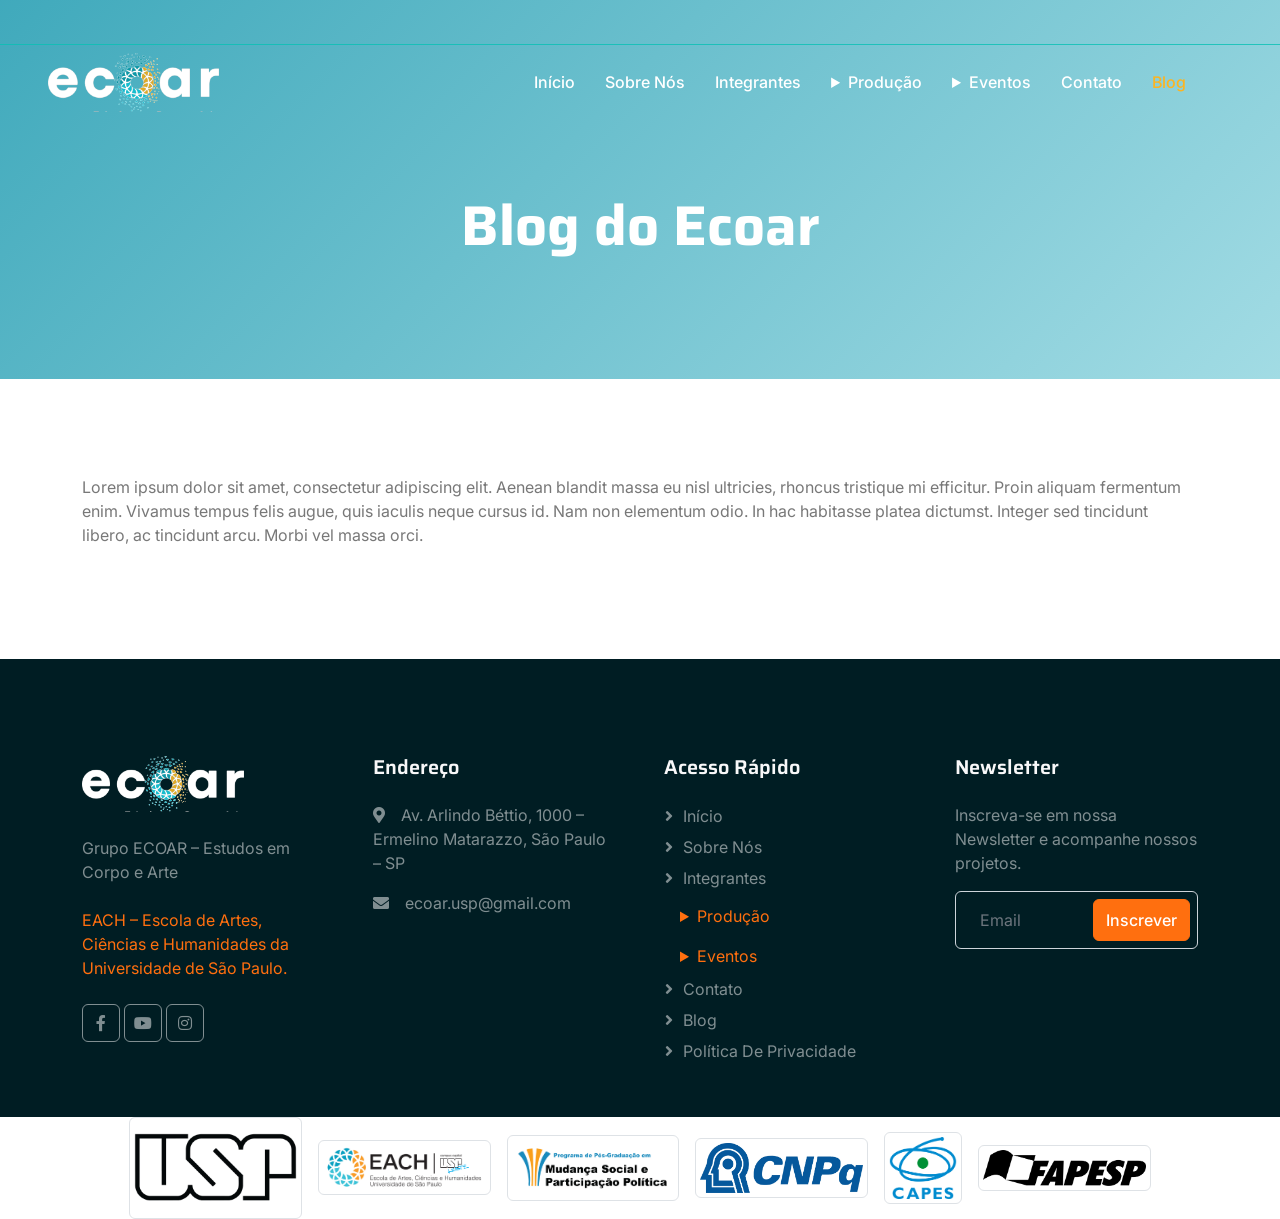
<file: ProjetoUsp - Alunos/public/blog.html>
<!DOCTYPE html>
<html lang="pt-br">

<head>
    <meta charset="utf-8">
    <title>Blog do Ecoar - USP</title>
    <meta content="width=device-width, initial-scale=1.0" name="viewport">
<meta name="keywords" content="Ecoar USP, pesquisa qualitativa crítica, pesquisas radicalmente qualitativas, pesquisa baseada em artes, epistemologias artísticas, metodologias participativas, metodologias artísticas, pesquisa acadêmica crítica, ProMuSPP, EACH USP, Marilia Velardi, artes e ciências, pesquisa coletiva, epistemologias não hegemônicas">
<meta name="description" content="O Ecoar é um grupo de pesquisa da USP dedicado às pesquisas qualitativas críticas e às investigações baseadas em artes. Trabalha com epistemologias artísticas, metodologias participativas e perspectivas que questionam saberes hegemônicos, integrando arte, corpo e pesquisa para produzir conhecimento situado e transformador.">

    <!-- Favicon -->
    <link href="img/logousp.webp" rel="icon">

    <!-- Google Web Fonts -->
    <link rel="preconnect" href="https://fonts.googleapis.com">
    <link rel="preconnect" href="https://fonts.gstatic.com" crossorigin>
    <link
        href="https://fonts.googleapis.com/css2?family=Inter:wght@400;500;600&family=Saira:wght@500;600;700&display=swap"
        rel="stylesheet">

    <!-- Icones -->
    <link href="https://cdnjs.cloudflare.com/ajax/libs/font-awesome/5.10.0/css/all.min.css" rel="stylesheet">
    <link href="https://cdn.jsdelivr.net/npm/bootstrap-icons@1.4.1/font/bootstrap-icons.css" rel="stylesheet">

    <!-- Bibliotecas css e bootstrap -->
    <link href="lib/animate/animate.min.css" rel="stylesheet">
    <link href="lib/owlcarousel/assets/owl.carousel.min.css" rel="stylesheet">
    <link href="css/bootstrap.min.css" rel="stylesheet">
    <link href="css/style.css" rel="stylesheet">
</head>

<body>
    <!-- Animacao de carregamento -->
    <div id="spinner"
        class="show bg-white position-fixed translate-middle w-100 vh-100 top-50 start-50 d-flex align-items-center justify-content-center">
        <div class="spinner-grow text-primary" role="status"></div>
    </div>


    <!-- Navbar -->
    <div class="container-fluid fixed-top px-0 wow fadeIn" data-wow-delay="0.1s">
        <div class="top-bar text-white-50 row gx-0 align-items-center d-none d-lg-flex">
        </div>

        <nav class="navbar navbar-expand-lg navbar-dark py-lg-0 px-lg-5 wow fadeIn flex-nowrap" data-wow-delay="0.1s">
    
    <a href="index.html" class="navbar-brand ms-4 ms-lg-0">
        <img src="./img/LogoECOAR.png" class="img-fluid" style="max-height: 60px;" alt="Logo do Ecoar">
    </a>

    <button type="button" class="navbar-toggler me-4" data-bs-toggle="collapse"
        data-bs-target="#navbarCollapse">
        <span class="navbar-toggler-icon"></span>
    </button>

    <div class="collapse navbar-collapse" id="navbarCollapse">
        <div class="navbar-nav ms-auto p-4 p-lg-0">

            <a href="index.html" class="nav-item nav-link ">Início</a>
            <a href="sobrenos.html" class="nav-item nav-link">Sobre Nós</a>
            <a href="integrantes.html" class="nav-item nav-link">Integrantes</a>

            <details class="nav-item nav-link">
                <summary>Produção</summary>
                <ul>
                    <li><a href="pesquisas.html">Pesquisas</a></li>
                    <li><a href="textos.html">Textos</a></li>
                </ul>
            </details>

            <details class="nav-item nav-link">
                <summary>Eventos</summary>
                <ul>
                    <li><a href="EcoarConVIDA.html">Ecoar ConVIDA</a></li>
                    <li><a href="PrimeiraColoquiAEcoar.html">Primeira ColóquiA Ecoar</a></li>
                    <li><a href="SegundaColoquiAEcoar.html">Segunda ColóquiA Ecoar</a></li>
                </ul>
            </details>

            <a href="contato.html" class="nav-item nav-link">Contato</a>
            <a href="blog.html" class="nav-item nav-link active">Blog</a>

            <div id="google_translate_element" class="d-flex align-items-center ms-3"></div>

        </div>
    </div>

</nav>

    </div>
    <!-- Navbar fim -->


       <!-- exemplo Header opcional -->
    <div class="container-fluid page-header mb-5 wow fadeIn" data-wow-delay="0.1s">
        <div class="container text-center">
            <h1 class="display-4 text-white animated slideInDown mb-4">Blog do Ecoar</h1>
        </div>
    </div>

    <!-- aqui vcs vao colocar o conteudo q o pessoal da usp passou -->

    <div class="container-xxl py-5">
        <div class="container">
<!-- lembtando q tem q ser fotos e textos-->

<!-- apaguem dps e so demonstrativo -->

 <p>Lorem ipsum dolor sit amet, consectetur adipiscing elit. Aenean blandit massa eu nisl ultricies, rhoncus tristique mi efficitur. Proin aliquam fermentum enim. Vivamus tempus felis augue, quis iaculis neque cursus id. Nam non elementum odio. In hac habitasse platea dictumst. Integer sed tincidunt libero, ac tincidunt arcu. Morbi vel massa orci. </p>


</div>
    </div>


    <!-- Comeco do Footer -->

    <!-- vlibras -->
     <div vw class="enabled">
    <div vw-access-button class="active"></div>
    <div vw-plugin-wrapper>
      <div class="vw-plugin-top-wrapper"></div>
    </div>
  </div>
  <script src="https://vlibras.gov.br/app/vlibras-plugin.js"></script>
  <script>
    new window.VLibras.Widget('https://vlibras.gov.br/app');
  </script>


    <!-- conteudo -->
    <div class="container-fluid bg-dark text-white-50 footer mt-5 pt-5 wow fadeIn" data-wow-delay="0.1s">
        <div class="container py-5">
            <div class="row g-5">
                <div class="col-lg-3 col-md-6">
<div class="col-md-8 text-center">
  <img src="./img/LogoECOAR.png" class="img-fluid" alt="Logo do Ecoar">
</div>
                    <p><br>Grupo ECOAR – Estudos em Corpo e Arte <br><br>
<a href="https://www5.each.usp.br">EACH – Escola de Artes, Ciências e Humanidades da Universidade de São Paulo.</a></p>

<!-- redes sociais do projeto -->
                    <div class="d-flex pt-2">
                        <a class="btn btn-square me-1" href="https://www.facebook.com/pesquisaqualiemcena"><i class="fab fa-facebook-f"></i></a>
                        <a class="btn btn-square me-1" href="https://www.youtube.com/@ecoarusp5628"><i class="fab fa-youtube"></i></a>
                        <a class="btn btn-square me-0" href="https://www.instagram.com/ecoar.usp/"><i class="fab fa-instagram"></i></a>
                    </div>


                </div>
                <div class="col-lg-3 col-md-6">
                    <h5 class="text-light mb-4">Endereço</h5>
                    <p><i class="fa fa-map-marker-alt me-3"></i>Av. Arlindo Béttio, 1000 – Ermelino Matarazzo, São Paulo – SP</p>
                    <p><i class="fa fa-envelope me-3"></i>ecoar.usp@gmail.com</p>
                </div>
                <div class="col-lg-3 col-md-6">
                    <h5 class="text-light mb-4">Acesso Rápido</h5>
                    <a class="btn btn-link" href="">Início</a>
                    <a class="btn btn-link" href="">Sobre Nós</a>
                    <a class="btn btn-link" href="">Integrantes</a>
                    <details  class="nav-item nav-link">
    <summary>Produção</summary>
    <ul>
      <li><a href="pesquisas.html">Pesquisas</a></li>
      <li><a href="textos.html">Textos</a></li>
       
    </ul>
  </details>
                    <details  class="nav-item nav-link">
    <summary>Eventos</summary>
    <ul>
      <li><a href="EcoarConVIDA.html">Ecoar ConVIDA</a></li>
      <li><a href="PrimeiraColoquiAEcoar.html">Primeira ColóquiA Ecoar</a></li>
      <li><a href="SegundaColoquiAEcoar.html">Segunda ColóquiA Ecoar</a></li>
    </ul>
  </details>
                    <a class="btn btn-link" href="contato.html">Contato</a>
                    <a class="btn btn-link" href="blog.html">Blog</a>
                    <a class="btn btn-link" href="politicaprivacidade.html">Política de Privacidade</a>
                </div>
                <div class="col-lg-3 col-md-6">
                    <h5 class="text-light mb-4">Newsletter</h5>
                    <p>Inscreva-se em nossa Newsletter e acompanhe nossos projetos.</p>
                    <div class="position-relative mx-auto" style="max-width: 400px;">
                        <input class="form-control bg-transparent w-100 py-3 ps-4 pe-5" type="email"
                            placeholder="Email">
                        <button type="button"
                            class="btn btn-primary py-2 position-absolute top-0 end-0 mt-2 me-2">Inscrever</button>
                    </div>
                </div>
            </div>
        </div>

    </div>
        <!-- parte de baixo do footer com as imagens da usp -->

        <div class="container text-center">
  <div class="row justify-content-center align-items-center g-3">

    <div class="col-md-2">
      <img src="./img/LogoUSP.jpg" class="img-thumbnail" alt="Logo da USP">
    </div>

    <div class="col-md-2">
      <img src="./img/LogoEACH.png" class="img-thumbnail" alt="Logo da EACH">
    </div>

    <div class="col-md-2">
      <img src="./img/LogoProMuSPP.png" class="img-thumbnail" alt="Logo da ProMuSPP">
    </div>

    <div class="col-md-2">
      <img src="./img/LogoCNPq.jpg" class="img-thumbnail" alt="Logo do CNPq">
    </div>

    <div class="col-md-1">
      <img src="./img/LogoCAPESP.png" class="img-thumbnail" alt="Logo da CAPES">
    </div>

    <div class="col-md-2">
      <img src="./img/LogoFAPESP.png" class="img-thumbnail" alt="Logo da FAPESP">
    </div>

  </div>
</div>

    <!-- Final do footer -->

    <!-- Bibliotecas JavaScript -->
    <script src="https://code.jquery.com/jquery-3.4.1.min.js"></script>
    <script src="https://cdn.jsdelivr.net/npm/bootstrap@5.0.0/dist/js/bootstrap.bundle.min.js"></script>
    <script src="lib/wow/wow.min.js"></script>
    <script src="lib/easing/easing.min.js"></script>
    <script src="lib/waypoints/waypoints.min.js"></script>
    <script src="lib/owlcarousel/owl.carousel.min.js"></script>
    <script src="lib/parallax/parallax.min.js"></script>
    <script src="js/main.js"></script>

    

    <!-- google tradutor -->
     <script type="text/javascript">
function googleTranslateElementInit() {
  new google.translate.TranslateElement(
    {
      pageLanguage: 'pt-br',      
      includedLanguages: 'en,pt,es,fr,de',  // idiomas que você quer permitir
      autoDisplay: true
    }, 
    'google_translate_element'
  );
}
</script>

</body>

</html>
</file>
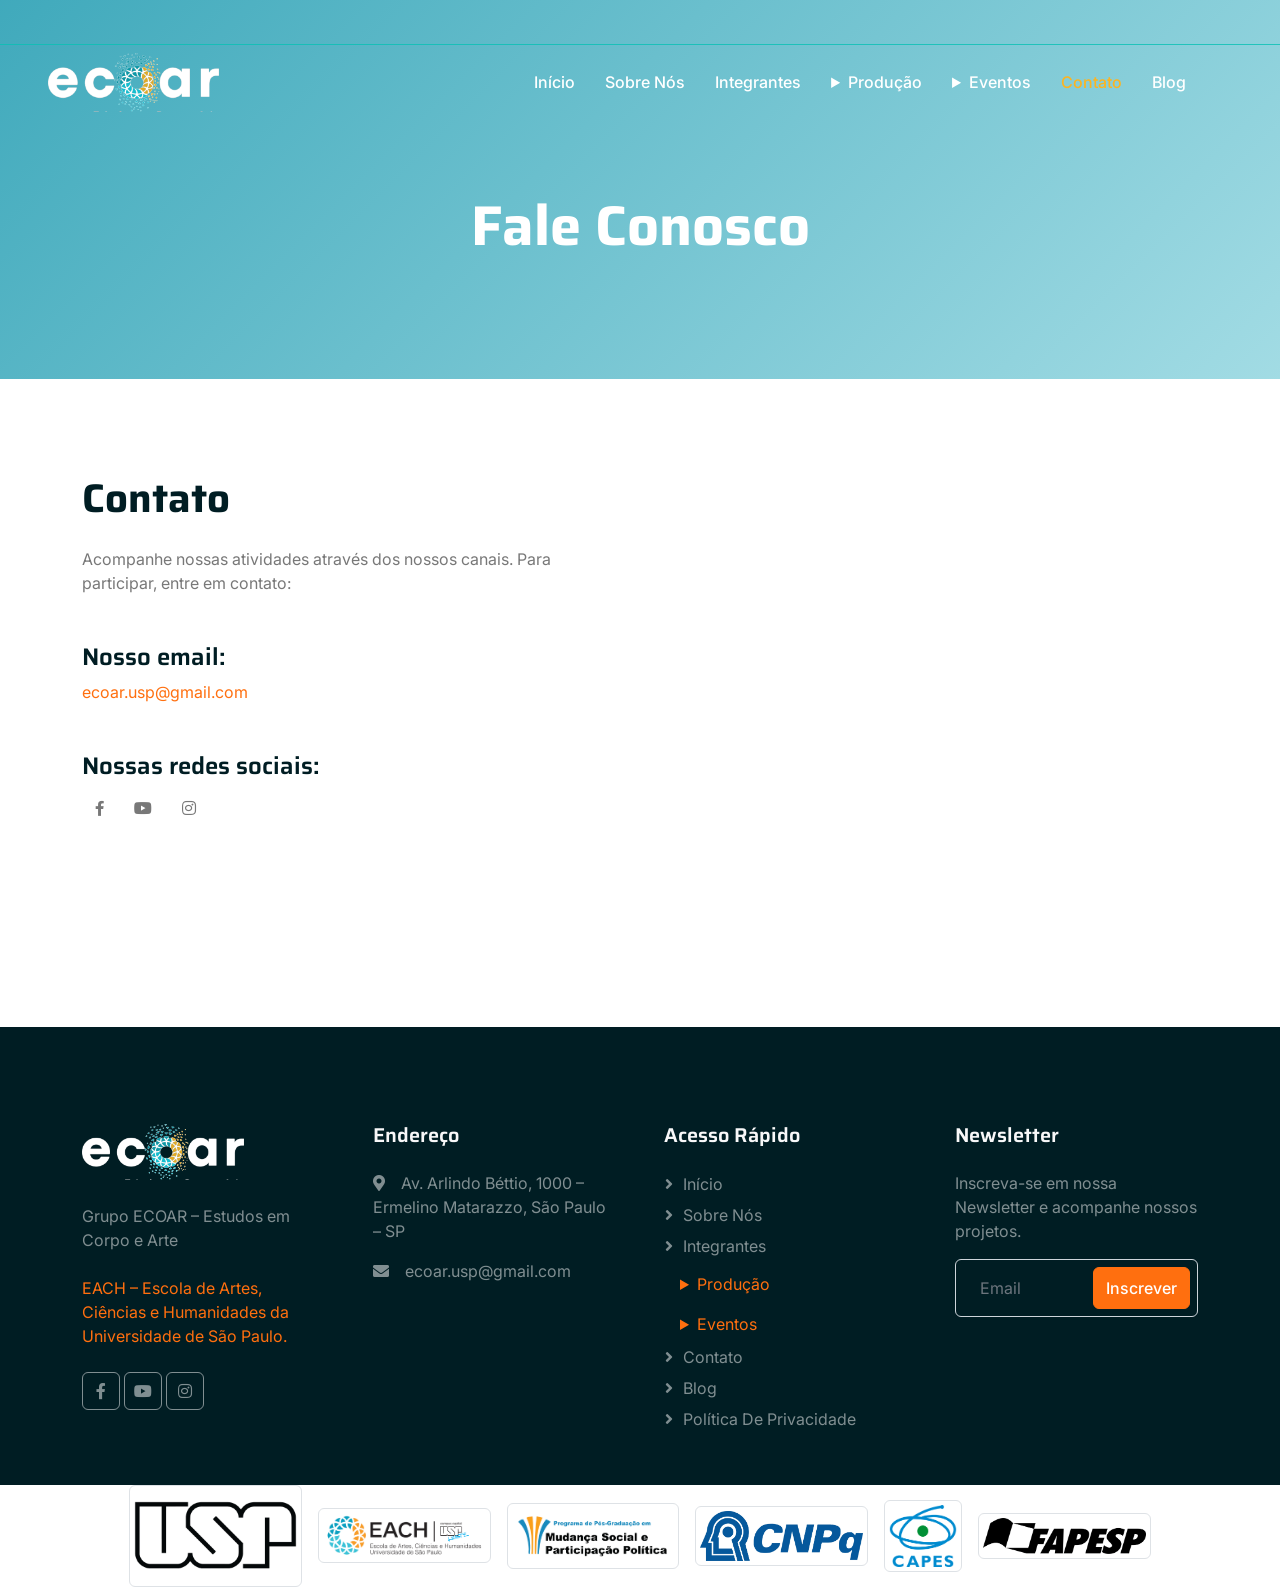
<file: ProjetoUsp - Alunos/public/contato.html>
<!DOCTYPE html>
<html lang="pt-br">

<head>
    <meta charset="utf-8">
    <title>Contato Ecoar - USP</title>
    <meta content="width=device-width, initial-scale=1.0" name="viewport">
<meta name="keywords" content="Ecoar USP, pesquisa qualitativa crítica, pesquisas radicalmente qualitativas, pesquisa baseada em artes, epistemologias artísticas, metodologias participativas, metodologias artísticas, pesquisa acadêmica crítica, ProMuSPP, EACH USP, Marilia Velardi, artes e ciências, pesquisa coletiva, epistemologias não hegemônicas">
<meta name="description" content="O Ecoar é um grupo de pesquisa da USP dedicado às pesquisas qualitativas críticas e às investigações baseadas em artes. Trabalha com epistemologias artísticas, metodologias participativas e perspectivas que questionam saberes hegemônicos, integrando arte, corpo e pesquisa para produzir conhecimento situado e transformador.">

    <!-- Favicon -->
    <link href="img/logousp.webp" rel="icon">

    <!-- Google Web Fonts -->
    <link rel="preconnect" href="https://fonts.googleapis.com">
    <link rel="preconnect" href="https://fonts.gstatic.com" crossorigin>
    <link
        href="https://fonts.googleapis.com/css2?family=Inter:wght@400;500;600&family=Saira:wght@500;600;700&display=swap"
        rel="stylesheet">

    <!-- Icones -->
    <link href="https://cdnjs.cloudflare.com/ajax/libs/font-awesome/5.10.0/css/all.min.css" rel="stylesheet">
    <link href="https://cdn.jsdelivr.net/npm/bootstrap-icons@1.4.1/font/bootstrap-icons.css" rel="stylesheet">

    <!-- Bibliotecas css e bootstrap -->
    <link href="lib/animate/animate.min.css" rel="stylesheet">
    <link href="lib/owlcarousel/assets/owl.carousel.min.css" rel="stylesheet">
    <link href="css/bootstrap.min.css" rel="stylesheet">
    <link href="css/style.css" rel="stylesheet">
</head>

<body>
    <!-- Animacao de carregamento -->
    <div id="spinner"
        class="show bg-white position-fixed translate-middle w-100 vh-100 top-50 start-50 d-flex align-items-center justify-content-center">
        <div class="spinner-grow text-primary" role="status"></div>
    </div>


    <!-- Navbar -->
    <div class="container-fluid fixed-top px-0 wow fadeIn" data-wow-delay="0.1s">
        <div class="top-bar text-white-50 row gx-0 align-items-center d-none d-lg-flex">
        </div>

        <nav class="navbar navbar-expand-lg navbar-dark py-lg-0 px-lg-5 wow fadeIn flex-nowrap" data-wow-delay="0.1s">
    
    <a href="index.html" class="navbar-brand ms-4 ms-lg-0">
        <img src="./img/LogoECOAR.png" class="img-fluid" style="max-height: 60px;" alt="Logo do Ecoar">
    </a>

    <button type="button" class="navbar-toggler me-4" data-bs-toggle="collapse"
        data-bs-target="#navbarCollapse">
        <span class="navbar-toggler-icon"></span>
    </button>

    <div class="collapse navbar-collapse" id="navbarCollapse">
        <div class="navbar-nav ms-auto p-4 p-lg-0">

            <a href="index.html" class="nav-item nav-link">Início</a>
            <a href="sobrenos.html" class="nav-item nav-link">Sobre Nós</a>
            <a href="integrantes.html" class="nav-item nav-link">Integrantes</a>

            <details class="nav-item nav-link">
                <summary>Produção</summary>
                <ul>
                    <li><a href="pesquisas.html">Pesquisas</a></li>
                    <li><a href="textos.html">Textos</a></li>
                </ul>
            </details>

            <details class="nav-item nav-link">
                <summary>Eventos</summary>
                <ul>
                    <li><a href="EcoarConVIDA.html">Ecoar ConVIDA</a></li>
                    <li><a href="PrimeiraColoquiAEcoar.html">Primeira ColóquiA Ecoar</a></li>
                    <li><a href="SegundaColoquiAEcoar.html">Segunda ColóquiA Ecoar</a></li>
                </ul>
            </details>

            <a href="contato.html" class="nav-item nav-link active">Contato</a>
            <a href="blog.html" class="nav-item nav-link">Blog</a>

            <div id="google_translate_element" class="d-flex align-items-center ms-3"></div>

        </div>
    </div>

</nav>

    </div>
    <!-- Navbar fim -->



    <!-- exemplo Header opcional -->
    <div class="container-fluid page-header mb-5 wow fadeIn" data-wow-delay="0.1s">
        <div class="container text-center">
            <h1 class="display-4 text-white animated slideInDown mb-4">Fale Conosco</h1>
        </div>
    </div>


    <div class="container-xxl py-5">
        <div class="container">
            <div class="row g-5">
                <div class="col-lg-6 wow fadeIn" data-wow-delay="0.1s">
                    <h1 class="display-6 mb-4">Contato</h1>
                    <p class="mb-4">Acompanhe nossas atividades através dos nossos canais. Para participar, entre em contato: <br><br> 
                        <h4>Nosso email:</h4><a href=""> ecoar.usp@gmail.com</a><br><br><br>
                        <h4>Nossas redes sociais:</h4>
                        <a class="btn" href="https://www.facebook.com/pesquisaqualiemcena"><i class="fab fa-facebook-f" style="font-size: 15px;"></i></a>
                        <a class="btn" href="https://www.youtube.com/@ecoarusp5628"><i class="fab fa-youtube"></i></a>
                        <a class="btn" href="https://www.instagram.com/ecoar.usp/"><i class="fab fa-instagram"></i></a>
                    </p>
                    
                </div>
                <div class="col-lg-6 wow fadeIn" data-wow-delay="0.5s" style="min-height: 450px;">
                    <div class="position-relative rounded overflow-hidden h-100">
                        <iframe class= git checkout -b nome-do-aluno"position-relative w-100 h-100"
                        src="https://www.google.com/maps/embed?pb=!1m18!1m12!1m3!1d1829.6959191604028!2d-46.50283160160522!3d-23.482391899999996!2m3!1f0!2f0!3f0!3m2!1i1024!2i768!4f13.1!3m3!1m2!1s0x94ce6040e389220d%3A0xa1fd2f073b87bdea!2sEACH%20(USP%20Leste)%20Escola%20de%20Artes%2C%20Ci%C3%AAncias%20e%20Humanidades%20da%20Universidade%20de%20S%C3%A3o%20Paulo!5e0!3m2!1spt-BR!2sbr!4v1763923464599!5m2!1spt-BR!2sbr"
                        frameborder="0" style="min-height: 450px; border:0;" allowfullscreen="" aria-hidden="false"
                        tabindex="0"></iframe>
                    </div>
                </div>
            </div>
        </div>
    </div>


    <!-- Comeco do Footer -->

    <!-- vlibras -->
     <div vw class="enabled">
    <div vw-access-button class="active"></div>
    <div vw-plugin-wrapper>
      <div class="vw-plugin-top-wrapper"></div>
    </div>
  </div>
  <script src="https://vlibras.gov.br/app/vlibras-plugin.js"></script>
  <script>
    new window.VLibras.Widget('https://vlibras.gov.br/app');
  </script>


    <!-- conteudo -->
    <div class="container-fluid bg-dark text-white-50 footer mt-5 pt-5 wow fadeIn" data-wow-delay="0.1s">
        <div class="container py-5">
            <div class="row g-5">
                <div class="col-lg-3 col-md-6">
<div class="col-md-8 text-center">
  <img src="./img/LogoECOAR.png" class="img-fluid" alt="Logo do Ecoar">
</div>
                    <p><br>Grupo ECOAR – Estudos em Corpo e Arte <br><br>
<a href="https://www5.each.usp.br">EACH – Escola de Artes, Ciências e Humanidades da Universidade de São Paulo.</a></p>

<!-- redes sociais do projeto -->
                    <div class="d-flex pt-2">
                        <a class="btn btn-square me-1" href="https://www.facebook.com/pesquisaqualiemcena"><i class="fab fa-facebook-f"></i></a>
                        <a class="btn btn-square me-1" href="https://www.youtube.com/@ecoarusp5628"><i class="fab fa-youtube"></i></a>
                        <a class="btn btn-square me-0" href="https://www.instagram.com/ecoar.usp/"><i class="fab fa-instagram"></i></a>
                    </div>


                </div>
                <div class="col-lg-3 col-md-6">
                    <h5 class="text-light mb-4">Endereço</h5>
                    <p><i class="fa fa-map-marker-alt me-3"></i>Av. Arlindo Béttio, 1000 – Ermelino Matarazzo, São Paulo – SP</p>
                    <p><i class="fa fa-envelope me-3"></i>ecoar.usp@gmail.com</p>
                </div>
                <div class="col-lg-3 col-md-6">
                    <h5 class="text-light mb-4">Acesso Rápido</h5>
                    <a class="btn btn-link" href="">Início</a>
                    <a class="btn btn-link" href="">Sobre Nós</a>
                    <a class="btn btn-link" href="">Integrantes</a>
                    <details  class="nav-item nav-link">
    <summary>Produção</summary>
    <ul>
      <li><a href="pesquisas.html">Pesquisas</a></li>
      <li><a href="textos.html">Textos</a></li>
       
    </ul>
  </details>
                    <details  class="nav-item nav-link">
    <summary>Eventos</summary>
    <ul>
      <li><a href="EcoarConVIDA.html">Ecoar ConVIDA</a></li>
      <li><a href="PrimeiraColoquiAEcoar.html">Primeira ColóquiA Ecoar</a></li>
      <li><a href="SegundaColoquiAEcoar.html">Segunda ColóquiA Ecoar</a></li>
    </ul>
  </details>
                    <a class="btn btn-link" href="contato.html">Contato</a>
                    <a class="btn btn-link" href="blog.html">Blog</a>
                    <a class="btn btn-link" href="politicaprivacidade.html">Política de Privacidade</a>
                </div>
                <div class="col-lg-3 col-md-6">
                    <h5 class="text-light mb-4">Newsletter</h5>
                    <p>Inscreva-se em nossa Newsletter e acompanhe nossos projetos.</p>
                    <div class="position-relative mx-auto" style="max-width: 400px;">
                        <input class="form-control bg-transparent w-100 py-3 ps-4 pe-5" type="email"
                            placeholder="Email">
                        <button type="button"
                            class="btn btn-primary py-2 position-absolute top-0 end-0 mt-2 me-2">Inscrever</button>
                    </div>
                </div>
            </div>
        </div>

    </div>
        <!-- parte de baixo do footer com as imagens da usp -->

        <div class="container text-center">
  <div class="row justify-content-center align-items-center g-3">

    <div class="col-md-2">
      <img src="./img/LogoUSP.jpg" class="img-thumbnail" alt="Logo da USP">
    </div>

    <div class="col-md-2">
      <img src="./img/LogoEACH.png" class="img-thumbnail" alt="Logo da EACH">
    </div>

    <div class="col-md-2">
      <img src="./img/LogoProMuSPP.png" class="img-thumbnail" alt="Logo da ProMuSPP">
    </div>

    <div class="col-md-2">
      <img src="./img/LogoCNPq.jpg" class="img-thumbnail" alt="Logo do CNPq">
    </div>

    <div class="col-md-1">
      <img src="./img/LogoCAPESP.png" class="img-thumbnail" alt="Logo da CAPES">
    </div>

    <div class="col-md-2">
      <img src="./img/LogoFAPESP.png" class="img-thumbnail" alt="Logo da FAPESP">
    </div>

  </div>
</div>

    <!-- Final do footer -->

    <!-- Bibliotecas JavaScript -->
    <script src="https://code.jquery.com/jquery-3.4.1.min.js"></script>
    <script src="https://cdn.jsdelivr.net/npm/bootstrap@5.0.0/dist/js/bootstrap.bundle.min.js"></script>
    <script src="lib/wow/wow.min.js"></script>
    <script src="lib/easing/easing.min.js"></script>
    <script src="lib/waypoints/waypoints.min.js"></script>
    <script src="lib/owlcarousel/owl.carousel.min.js"></script>
    <script src="lib/parallax/parallax.min.js"></script>
    <script src="js/main.js"></script>

   

    <!-- google tradutor -->
     <script type="text/javascript">
function googleTranslateElementInit() {
  new google.translate.TranslateElement(
    {
      pageLanguage: 'pt-br',      
      includedLanguages: 'en,pt,es,fr,de',  // idiomas que você quer permitir
      autoDisplay: true
    }, 
    'google_translate_element'
  );
}
</script>

</body>

</html>
</file>
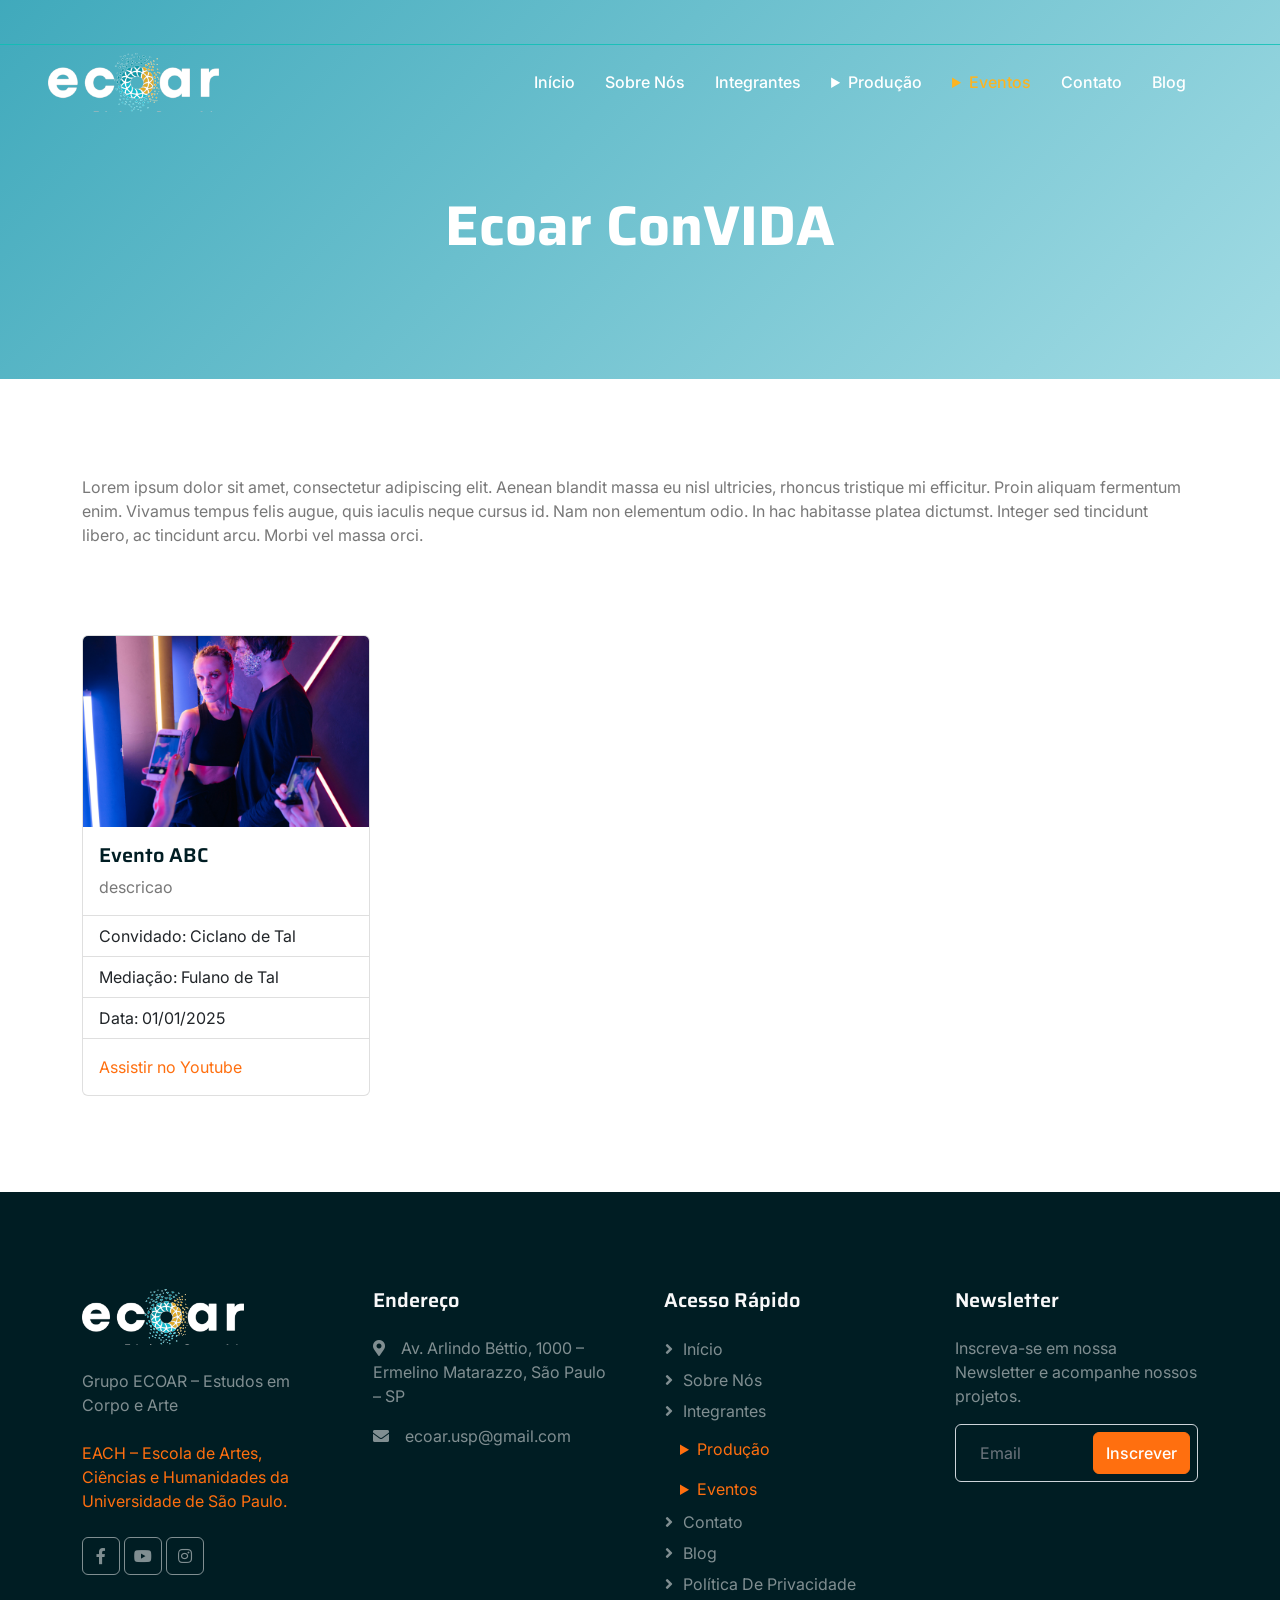
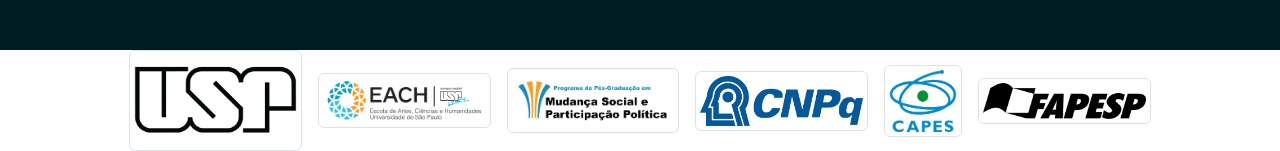
<file: ProjetoUsp - Alunos/public/EcoarConVIDA.html>
<!DOCTYPE html>
<html lang="pt-br">

<head>
    <meta charset="utf-8">
    <title>Ecoar ConVIDA - USP</title>
    <meta content="width=device-width, initial-scale=1.0" name="viewport">
<meta name="keywords" content="Ecoar USP, pesquisa qualitativa crítica, pesquisas radicalmente qualitativas, pesquisa baseada em artes, epistemologias artísticas, metodologias participativas, metodologias artísticas, pesquisa acadêmica crítica, ProMuSPP, EACH USP, Marilia Velardi, artes e ciências, pesquisa coletiva, epistemologias não hegemônicas">
<meta name="description" content="O Ecoar é um grupo de pesquisa da USP dedicado às pesquisas qualitativas críticas e às investigações baseadas em artes. Trabalha com epistemologias artísticas, metodologias participativas e perspectivas que questionam saberes hegemônicos, integrando arte, corpo e pesquisa para produzir conhecimento situado e transformador.">

    <!-- Favicon -->
    <link href="img/logousp.webp" rel="icon">

    <!-- Google Web Fonts -->
    <link rel="preconnect" href="https://fonts.googleapis.com">
    <link rel="preconnect" href="https://fonts.gstatic.com" crossorigin>
    <link
        href="https://fonts.googleapis.com/css2?family=Inter:wght@400;500;600&family=Saira:wght@500;600;700&display=swap"
        rel="stylesheet">

    <!-- Icones -->
    <link href="https://cdnjs.cloudflare.com/ajax/libs/font-awesome/5.10.0/css/all.min.css" rel="stylesheet">
    <link href="https://cdn.jsdelivr.net/npm/bootstrap-icons@1.4.1/font/bootstrap-icons.css" rel="stylesheet">

    <!-- Bibliotecas css e bootstrap -->
    <link href="lib/animate/animate.min.css" rel="stylesheet">
    <link href="lib/owlcarousel/assets/owl.carousel.min.css" rel="stylesheet">
    <link href="css/bootstrap.min.css" rel="stylesheet">
    <link href="css/style.css" rel="stylesheet">
</head>

<body>
    <!-- Animacao de carregamento -->
    <div id="spinner"
        class="show bg-white position-fixed translate-middle w-100 vh-100 top-50 start-50 d-flex align-items-center justify-content-center">
        <div class="spinner-grow text-primary" role="status"></div>
    </div>


    
    <!-- Navbar -->
    <div class="container-fluid fixed-top px-0 wow fadeIn" data-wow-delay="0.1s">
        <div class="top-bar text-white-50 row gx-0 align-items-center d-none d-lg-flex">
        </div>

        <nav class="navbar navbar-expand-lg navbar-dark py-lg-0 px-lg-5 wow fadeIn flex-nowrap" data-wow-delay="0.1s">
    
    <a href="index.html" class="navbar-brand ms-4 ms-lg-0">
        <img src="./img/LogoECOAR.png" class="img-fluid" style="max-height: 60px;" alt="Logo do Ecoar">
    </a>

    <button type="button" class="navbar-toggler me-4" data-bs-toggle="collapse"
        data-bs-target="#navbarCollapse">
        <span class="navbar-toggler-icon"></span>
    </button>

    <div class="collapse navbar-collapse" id="navbarCollapse">
        <div class="navbar-nav ms-auto p-4 p-lg-0">

            <a href="index.html" class="nav-item nav-link ">Início</a>
            <a href="sobrenos.html" class="nav-item nav-link">Sobre Nós</a>
            <a href="integrantes.html" class="nav-item nav-link">Integrantes</a>

            <details class="nav-item nav-link">
                <summary>Produção</summary>
                <ul>
                    <li><a href="pesquisas.html">Pesquisas</a></li>
                    <li><a href="textos.html">Textos</a></li>
                </ul>
            </details>

            <details class="nav-item nav-link active">
                <summary>Eventos</summary>
                <ul>
                    <li><a href="EcoarConVIDA.html">Ecoar ConVIDA</a></li>
                    <li><a href="PrimeiraColoquiAEcoar.html">Primeira ColóquiA Ecoar</a></li>
                    <li><a href="SegundaColoquiAEcoar.html">Segunda ColóquiA Ecoar</a></li>
                </ul>
            </details>

            <a href="contato.html" class="nav-item nav-link">Contato</a>
            <a href="blog.html" class="nav-item nav-link">Blog</a>

            <div id="google_translate_element" class="d-flex align-items-center ms-3"></div>

        </div>
    </div>

</nav>

    </div>
    <!-- Navbar fim -->

    <!-- exemplo Header opcional -->
    <div class="container-fluid page-header mb-5 wow fadeIn" data-wow-delay="0.1s">
        <div class="container text-center">
            <h1 class="display-4 text-white animated slideInDown mb-4">Ecoar ConVIDA</h1>
        </div>
    </div>


    <!-- aqui vcs vao colocar o conteudo q o pessoal da usp passou -->

    <div class="container-xxl py-5">
        <div class="container">
<!-- lembtando q tem q ser fotos e textos-->

<!-- apaguem dps e so demonstrativo -->

 <p>Lorem ipsum dolor sit amet, consectetur adipiscing elit. Aenean blandit massa eu nisl ultricies, rhoncus tristique mi efficitur. Proin aliquam fermentum enim. Vivamus tempus felis augue, quis iaculis neque cursus id. Nam non elementum odio. In hac habitasse platea dictumst. Integer sed tincidunt libero, ac tincidunt arcu. Morbi vel massa orci. </p>

 <br><br><br>
<!-- vcs podem usar esse exemplo de card do bootstrap se quiserem e so ajustar -->

<!-- comeco do card -->
<div class="card" style="width: 18rem;">
    <!-- aqui vcs colocam as fts do evento q tem no doc -->
  <img src="./img/Exemplo3.jpg" class="card-img-top" alt="..."> 
  <div class="card-body">
    <h5 class="card-title">Evento ABC</h5>
    <p class="card-text">descricao</p>
  </div>
  <ul class="list-group list-group-flush">
    <li class="list-group-item">Convidado: Ciclano de Tal</li>
    <li class="list-group-item">Mediação: Fulano de Tal</li>
    <li class="list-group-item">Data: 01/01/2025</li>
  </ul>
  <div class="card-body">
    <!-- cada link em seu video correspondente -->
    <a href=" https://www.youtube.com/watch?v=C3XRqeboGew" class="card-link">Assistir no Youtube</a> 
  </div>
</div>
<!-- fim do card -->


 <!--  -->
        </div>
    </div>


    <!-- Comeco do Footer -->

    <!-- vlibras -->
     <div vw class="enabled">
    <div vw-access-button class="active"></div>
    <div vw-plugin-wrapper>
      <div class="vw-plugin-top-wrapper"></div>
    </div>
  </div>
  <script src="https://vlibras.gov.br/app/vlibras-plugin.js"></script>
  <script>
    new window.VLibras.Widget('https://vlibras.gov.br/app');
  </script>


    <!-- conteudo -->
    <div class="container-fluid bg-dark text-white-50 footer mt-5 pt-5 wow fadeIn" data-wow-delay="0.1s">
        <div class="container py-5">
            <div class="row g-5">
                <div class="col-lg-3 col-md-6">
<div class="col-md-8 text-center">
  <img src="./img/LogoECOAR.png" class="img-fluid" alt="Logo do Ecoar">
</div>
                    <p><br>Grupo ECOAR – Estudos em Corpo e Arte <br><br>
<a href="https://www5.each.usp.br">EACH – Escola de Artes, Ciências e Humanidades da Universidade de São Paulo.</a></p>

<!-- redes sociais do projeto -->
                    <div class="d-flex pt-2">
                        <a class="btn btn-square me-1" href="https://www.facebook.com/pesquisaqualiemcena"><i class="fab fa-facebook-f"></i></a>
                        <a class="btn btn-square me-1" href="https://www.youtube.com/@ecoarusp5628"><i class="fab fa-youtube"></i></a>
                        <a class="btn btn-square me-0" href="https://www.instagram.com/ecoar.usp/"><i class="fab fa-instagram"></i></a>
                    </div>


                </div>
                <div class="col-lg-3 col-md-6">
                    <h5 class="text-light mb-4">Endereço</h5>
                    <p><i class="fa fa-map-marker-alt me-3"></i>Av. Arlindo Béttio, 1000 – Ermelino Matarazzo, São Paulo – SP</p>
                    <p><i class="fa fa-envelope me-3"></i>ecoar.usp@gmail.com</p>
                </div>
                <div class="col-lg-3 col-md-6">
                    <h5 class="text-light mb-4">Acesso Rápido</h5>
                    <a class="btn btn-link" href="">Início</a>
                    <a class="btn btn-link" href="">Sobre Nós</a>
                    <a class="btn btn-link" href="">Integrantes</a>
                    <details  class="nav-item nav-link">
    <summary>Produção</summary>
    <ul>
      <li><a href="pesquisas.html">Pesquisas</a></li>
      <li><a href="textos.html">Textos</a></li>
       
    </ul>
  </details>
                    <details  class="nav-item nav-link">
    <summary>Eventos</summary>
    <ul>
      <li><a href="EcoarConVIDA.html">Ecoar ConVIDA</a></li>
      <li><a href="PrimeiraColoquiAEcoar.html">Primeira ColóquiA Ecoar</a></li>
      <li><a href="SegundaColoquiAEcoar.html">Segunda ColóquiA Ecoar</a></li>
    </ul>
  </details>
                    <a class="btn btn-link" href="contato.html">Contato</a>
                    <a class="btn btn-link" href="blog.html">Blog</a>
                    <a class="btn btn-link" href="politicaprivacidade.html">Política de Privacidade</a>
                </div>
                <div class="col-lg-3 col-md-6">
                    <h5 class="text-light mb-4">Newsletter</h5>
                    <p>Inscreva-se em nossa Newsletter e acompanhe nossos projetos.</p>
                    <div class="position-relative mx-auto" style="max-width: 400px;">
                        <input class="form-control bg-transparent w-100 py-3 ps-4 pe-5" type="email"
                            placeholder="Email">
                        <button type="button"
                            class="btn btn-primary py-2 position-absolute top-0 end-0 mt-2 me-2">Inscrever</button>
                    </div>
                </div>
            </div>
        </div>

    </div>
        <!-- parte de baixo do footer com as imagens da usp -->

        <div class="container text-center">
  <div class="row justify-content-center align-items-center g-3">

    <div class="col-md-2">
      <img src="./img/LogoUSP.jpg" class="img-thumbnail" alt="Logo da USP">
    </div>

    <div class="col-md-2">
      <img src="./img/LogoEACH.png" class="img-thumbnail" alt="Logo da EACH">
    </div>

    <div class="col-md-2">
      <img src="./img/LogoProMuSPP.png" class="img-thumbnail" alt="Logo da ProMuSPP">
    </div>

    <div class="col-md-2">
      <img src="./img/LogoCNPq.jpg" class="img-thumbnail" alt="Logo do CNPq">
    </div>

    <div class="col-md-1">
      <img src="./img/LogoCAPESP.png" class="img-thumbnail" alt="Logo da CAPES">
    </div>

    <div class="col-md-2">
      <img src="./img/LogoFAPESP.png" class="img-thumbnail" alt="Logo da FAPESP">
    </div>

  </div>
</div>

    <!-- Final do footer -->

    <!-- Bibliotecas JavaScript -->
    <script src="https://code.jquery.com/jquery-3.4.1.min.js"></script>
    <script src="https://cdn.jsdelivr.net/npm/bootstrap@5.0.0/dist/js/bootstrap.bundle.min.js"></script>
    <script src="lib/wow/wow.min.js"></script>
    <script src="lib/easing/easing.min.js"></script>
    <script src="lib/waypoints/waypoints.min.js"></script>
    <script src="lib/owlcarousel/owl.carousel.min.js"></script>
    <script src="lib/parallax/parallax.min.js"></script>
    <script src="js/main.js"></script>

    

    <!-- google tradutor -->
     <script type="text/javascript">
function googleTranslateElementInit() {
  new google.translate.TranslateElement(
    {
      pageLanguage: 'pt-br',      
      includedLanguages: 'en,pt,es,fr,de',  // idiomas que você quer permitir
      autoDisplay: true
    }, 
    'google_translate_element'
  );
}
</script>

</body>

</html>
</file>
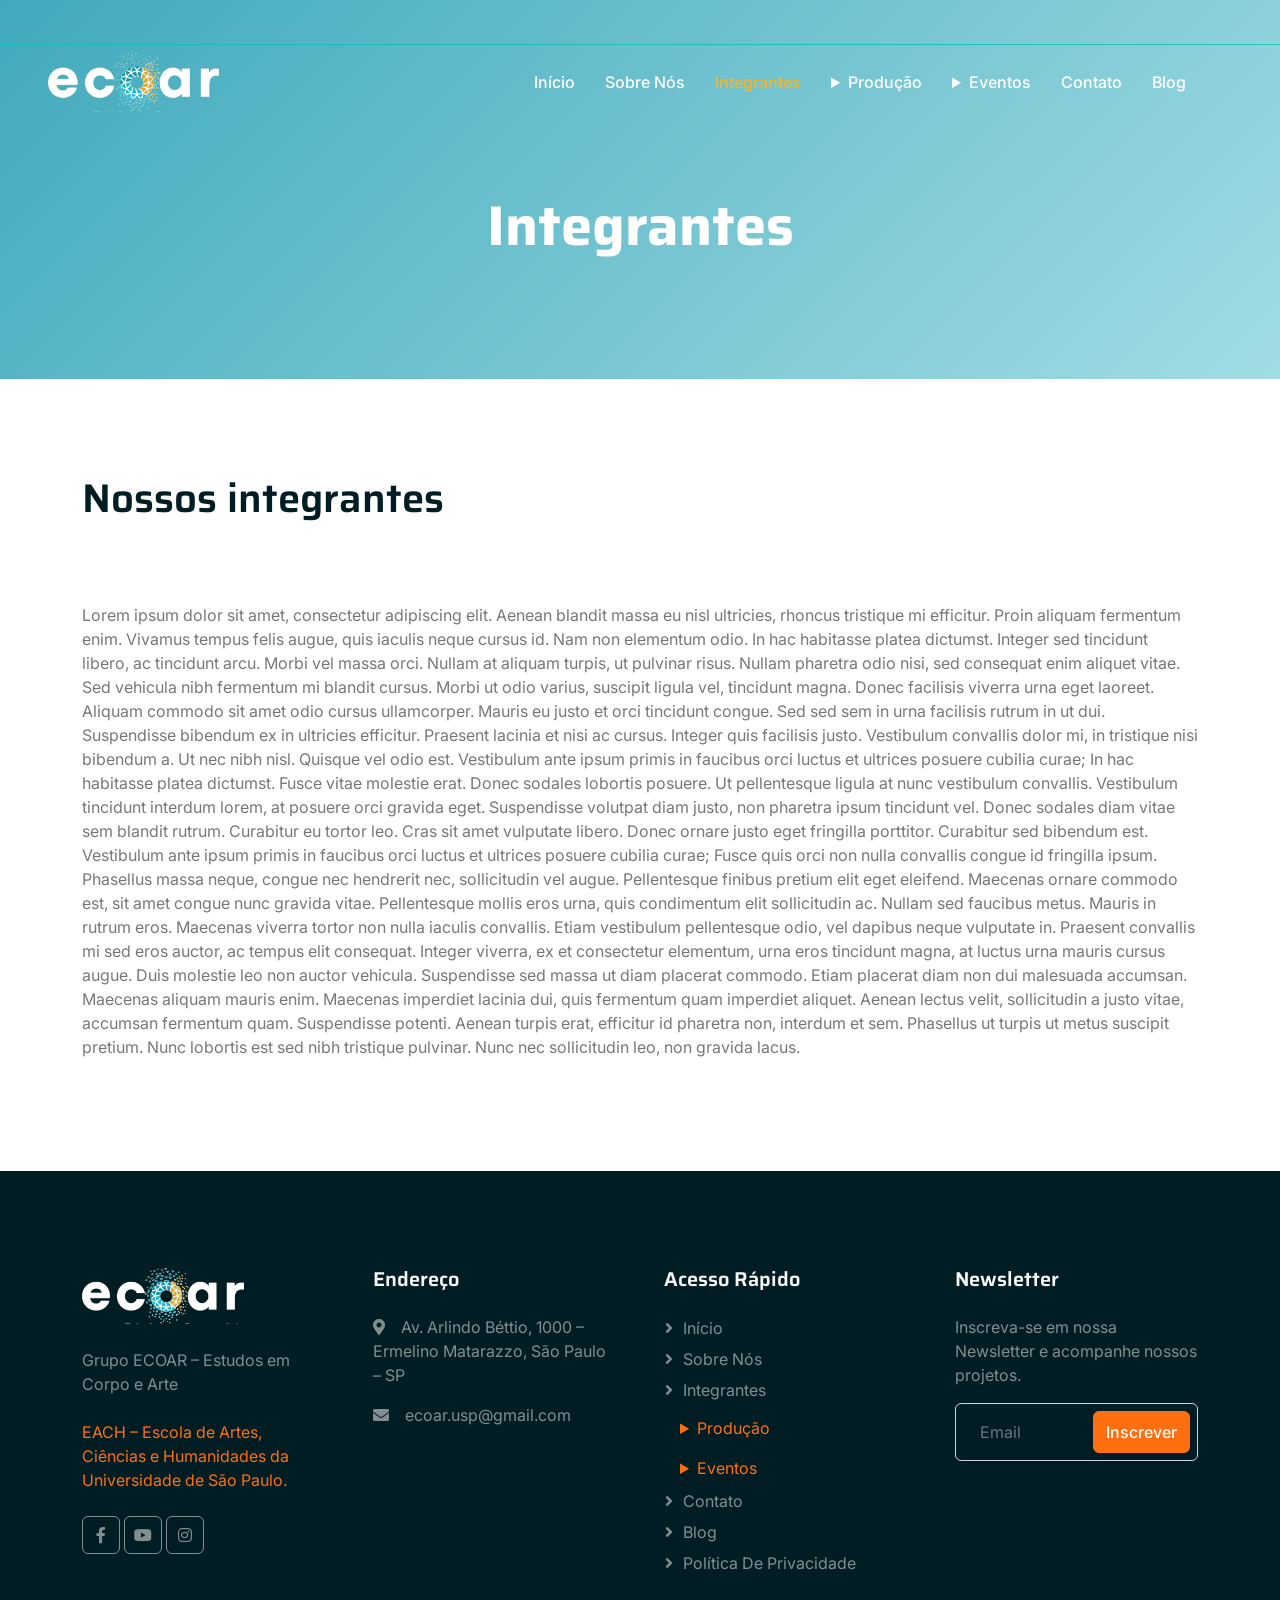
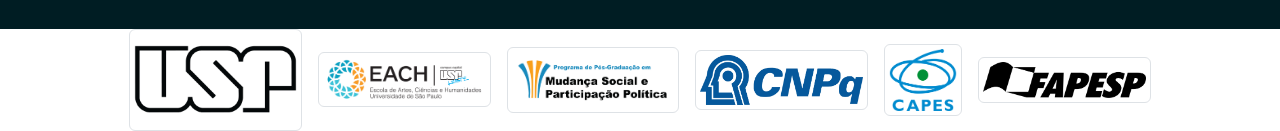
<file: ProjetoUsp - Alunos/public/integrantes.html>
<!DOCTYPE html>
<html lang="pt-br">

<head>
    <meta charset="utf-8">
    <title>Integrantes do Ecoar - USP</title>
    <meta content="width=device-width, initial-scale=1.0" name="viewport">
<meta name="keywords" content="Ecoar USP, pesquisa qualitativa crítica, pesquisas radicalmente qualitativas, pesquisa baseada em artes, epistemologias artísticas, metodologias participativas, metodologias artísticas, pesquisa acadêmica crítica, ProMuSPP, EACH USP, Marilia Velardi, artes e ciências, pesquisa coletiva, epistemologias não hegemônicas">
<meta name="description" content="O Ecoar é um grupo de pesquisa da USP dedicado às pesquisas qualitativas críticas e às investigações baseadas em artes. Trabalha com epistemologias artísticas, metodologias participativas e perspectivas que questionam saberes hegemônicos, integrando arte, corpo e pesquisa para produzir conhecimento situado e transformador.">

    <!-- Favicon -->
    <link href="img/logousp.webp" rel="icon">

    <!-- Google Web Fonts -->
    <link rel="preconnect" href="https://fonts.googleapis.com">
    <link rel="preconnect" href="https://fonts.gstatic.com" crossorigin>
    <link
        href="https://fonts.googleapis.com/css2?family=Inter:wght@400;500;600&family=Saira:wght@500;600;700&display=swap"
        rel="stylesheet">

    <!-- Icones -->
    <link href="https://cdnjs.cloudflare.com/ajax/libs/font-awesome/5.10.0/css/all.min.css" rel="stylesheet">
    <link href="https://cdn.jsdelivr.net/npm/bootstrap-icons@1.4.1/font/bootstrap-icons.css" rel="stylesheet">

    <!-- Bibliotecas css e bootstrap -->
    <link href="lib/animate/animate.min.css" rel="stylesheet">
    <link href="lib/owlcarousel/assets/owl.carousel.min.css" rel="stylesheet">
    <link href="css/bootstrap.min.css" rel="stylesheet">
    <link href="css/style.css" rel="stylesheet">
</head>

<body>
    <!-- Animacao de carregamento -->
    <div id="spinner"
        class="show bg-white position-fixed translate-middle w-100 vh-100 top-50 start-50 d-flex align-items-center justify-content-center">
        <div class="spinner-grow text-primary" role="status"></div>
    </div>


    
    <!-- Navbar -->
    <div class="container-fluid fixed-top px-0 wow fadeIn" data-wow-delay="0.1s">
        <div class="top-bar text-white-50 row gx-0 align-items-center d-none d-lg-flex">
        </div>

        <nav class="navbar navbar-expand-lg navbar-dark py-lg-0 px-lg-5 wow fadeIn flex-nowrap" data-wow-delay="0.1s">
    
    <a href="index.html" class="navbar-brand ms-4 ms-lg-0">
        <img src="./img/LogoECOAR.png" class="img-fluid" style="max-height: 60px;" alt="Logo do Ecoar">
    </a>

    <button type="button" class="navbar-toggler me-4" data-bs-toggle="collapse"
        data-bs-target="#navbarCollapse">
        <span class="navbar-toggler-icon"></span>
    </button>

    <div class="collapse navbar-collapse" id="navbarCollapse">
        <div class="navbar-nav ms-auto p-4 p-lg-0">

            <a href="index.html" class="nav-item nav-link ">Início</a>
            <a href="sobrenos.html" class="nav-item nav-link">Sobre Nós</a>
            <a href="integrantes.html" class="nav-item nav-link active">Integrantes</a>

            <details class="nav-item nav-link">
                <summary>Produção</summary>
                <ul>
                    <li><a href="pesquisas.html">Pesquisas</a></li>
                    <li><a href="textos.html">Textos</a></li>
                </ul>
            </details>

            <details class="nav-item nav-link">
                <summary>Eventos</summary>
                <ul>
                    <li><a href="EcoarConVIDA.html">Ecoar ConVIDA</a></li>
                    <li><a href="PrimeiraColoquiAEcoar.html">Primeira ColóquiA Ecoar</a></li>
                    <li><a href="SegundaColoquiAEcoar.html">Segunda ColóquiA Ecoar</a></li>
                </ul>
            </details>

            <a href="contato.html" class="nav-item nav-link">Contato</a>
            <a href="blog.html" class="nav-item nav-link">Blog</a>

            <div id="google_translate_element" class="d-flex align-items-center ms-3"></div>

        </div>
    </div>

</nav>

    </div>
    <!-- Navbar fim -->



    <!-- exemplo Header opcional -->
    <div class="container-fluid page-header mb-5 wow fadeIn" data-wow-delay="0.1s">
        <div class="container text-center">
            <h1 class="display-4 text-white animated slideInDown mb-4">Integrantes</h1>
        </div>
    </div>

    <!-- aqui vcs vao colocar o conteudo q o pessoal da usp passou -->

    <div class="container-xxl py-5">
        <div class="container">
<!-- lembtando q tem q ser fotos e textos-->

<!-- apaguem dps e so demonstrativo -->
 <h1> Nossos integrantes</h1>
 <br><br><br>

 <p>Lorem ipsum dolor sit amet, consectetur adipiscing elit. Aenean blandit massa eu nisl ultricies, rhoncus tristique mi efficitur. Proin aliquam fermentum enim. Vivamus tempus felis augue, quis iaculis neque cursus id. Nam non elementum odio. In hac habitasse platea dictumst. Integer sed tincidunt libero, ac tincidunt arcu. Morbi vel massa orci.

Nullam at aliquam turpis, ut pulvinar risus. Nullam pharetra odio nisi, sed consequat enim aliquet vitae. Sed vehicula nibh fermentum mi blandit cursus. Morbi ut odio varius, suscipit ligula vel, tincidunt magna. Donec facilisis viverra urna eget laoreet. Aliquam commodo sit amet odio cursus ullamcorper. Mauris eu justo et orci tincidunt congue. Sed sed sem in urna facilisis rutrum in ut dui. Suspendisse bibendum ex in ultricies efficitur. Praesent lacinia et nisi ac cursus. Integer quis facilisis justo. Vestibulum convallis dolor mi, in tristique nisi bibendum a. Ut nec nibh nisl. Quisque vel odio est. Vestibulum ante ipsum primis in faucibus orci luctus et ultrices posuere cubilia curae; In hac habitasse platea dictumst.

Fusce vitae molestie erat. Donec sodales lobortis posuere. Ut pellentesque ligula at nunc vestibulum convallis. Vestibulum tincidunt interdum lorem, at posuere orci gravida eget. Suspendisse volutpat diam justo, non pharetra ipsum tincidunt vel. Donec sodales diam vitae sem blandit rutrum. Curabitur eu tortor leo. Cras sit amet vulputate libero. Donec ornare justo eget fringilla porttitor. Curabitur sed bibendum est. Vestibulum ante ipsum primis in faucibus orci luctus et ultrices posuere cubilia curae; Fusce quis orci non nulla convallis congue id fringilla ipsum. Phasellus massa neque, congue nec hendrerit nec, sollicitudin vel augue. Pellentesque finibus pretium elit eget eleifend.

Maecenas ornare commodo est, sit amet congue nunc gravida vitae. Pellentesque mollis eros urna, quis condimentum elit sollicitudin ac. Nullam sed faucibus metus. Mauris in rutrum eros. Maecenas viverra tortor non nulla iaculis convallis. Etiam vestibulum pellentesque odio, vel dapibus neque vulputate in. Praesent convallis mi sed eros auctor, ac tempus elit consequat. Integer viverra, ex et consectetur elementum, urna eros tincidunt magna, at luctus urna mauris cursus augue. Duis molestie leo non auctor vehicula.

Suspendisse sed massa ut diam placerat commodo. Etiam placerat diam non dui malesuada accumsan. Maecenas aliquam mauris enim. Maecenas imperdiet lacinia dui, quis fermentum quam imperdiet aliquet. Aenean lectus velit, sollicitudin a justo vitae, accumsan fermentum quam. Suspendisse potenti. Aenean turpis erat, efficitur id pharetra non, interdum et sem. Phasellus ut turpis ut metus suscipit pretium. Nunc lobortis est sed nibh tristique pulvinar. Nunc nec sollicitudin leo, non gravida lacus.</p>

 <!--  -->
        </div>
    </div>


    <!-- Comeco do Footer -->

    <!-- vlibras -->
     <div vw class="enabled">
    <div vw-access-button class="active"></div>
    <div vw-plugin-wrapper>
      <div class="vw-plugin-top-wrapper"></div>
    </div>
  </div>
  <script src="https://vlibras.gov.br/app/vlibras-plugin.js"></script>
  <script>
    new window.VLibras.Widget('https://vlibras.gov.br/app');
  </script>


    <!-- conteudo -->
    <div class="container-fluid bg-dark text-white-50 footer mt-5 pt-5 wow fadeIn" data-wow-delay="0.1s">
        <div class="container py-5">
            <div class="row g-5">
                <div class="col-lg-3 col-md-6">
<div class="col-md-8 text-center">
  <img src="./img/LogoECOAR.png" class="img-fluid" alt="Logo do Ecoar">
</div>
                    <p><br>Grupo ECOAR – Estudos em Corpo e Arte <br><br>
<a href="https://www5.each.usp.br">EACH – Escola de Artes, Ciências e Humanidades da Universidade de São Paulo.</a></p>

<!-- redes sociais do projeto -->
                    <div class="d-flex pt-2">
                        <a class="btn btn-square me-1" href="https://www.facebook.com/pesquisaqualiemcena"><i class="fab fa-facebook-f"></i></a>
                        <a class="btn btn-square me-1" href="https://www.youtube.com/@ecoarusp5628"><i class="fab fa-youtube"></i></a>
                        <a class="btn btn-square me-0" href="https://www.instagram.com/ecoar.usp/"><i class="fab fa-instagram"></i></a>
                    </div>


                </div>
                <div class="col-lg-3 col-md-6">
                    <h5 class="text-light mb-4">Endereço</h5>
                    <p><i class="fa fa-map-marker-alt me-3"></i>Av. Arlindo Béttio, 1000 – Ermelino Matarazzo, São Paulo – SP</p>
                    <p><i class="fa fa-envelope me-3"></i>ecoar.usp@gmail.com</p>
                </div>
                <div class="col-lg-3 col-md-6">
                    <h5 class="text-light mb-4">Acesso Rápido</h5>
                    <a class="btn btn-link" href="">Início</a>
                    <a class="btn btn-link" href="">Sobre Nós</a>
                    <a class="btn btn-link" href="">Integrantes</a>
                    <details  class="nav-item nav-link">
    <summary>Produção</summary>
    <ul>
      <li><a href="pesquisas.html">Pesquisas</a></li>
      <li><a href="textos.html">Textos</a></li>
       
    </ul>
  </details>
                    <details  class="nav-item nav-link">
    <summary>Eventos</summary>
    <ul>
      <li><a href="EcoarConVIDA.html">Ecoar ConVIDA</a></li>
      <li><a href="PrimeiraColoquiAEcoar.html">Primeira ColóquiA Ecoar</a></li>
      <li><a href="SegundaColoquiAEcoar.html">Segunda ColóquiA Ecoar</a></li>
    </ul>
  </details>
                    <a class="btn btn-link" href="contato.html">Contato</a>
                    <a class="btn btn-link" href="blog.html">Blog</a>
                    <a class="btn btn-link" href="politicaprivacidade.html">Política de Privacidade</a>
                </div>
                <div class="col-lg-3 col-md-6">
                    <h5 class="text-light mb-4">Newsletter</h5>
                    <p>Inscreva-se em nossa Newsletter e acompanhe nossos projetos.</p>
                    <div class="position-relative mx-auto" style="max-width: 400px;">
                        <input class="form-control bg-transparent w-100 py-3 ps-4 pe-5" type="email"
                            placeholder="Email">
                        <button type="button"
                            class="btn btn-primary py-2 position-absolute top-0 end-0 mt-2 me-2">Inscrever</button>
                    </div>
                </div>
            </div>
        </div>

    </div>
        <!-- parte de baixo do footer com as imagens da usp -->

        <div class="container text-center">
  <div class="row justify-content-center align-items-center g-3">

    <div class="col-md-2">
      <img src="./img/LogoUSP.jpg" class="img-thumbnail" alt="Logo da USP">
    </div>

    <div class="col-md-2">
      <img src="./img/LogoEACH.png" class="img-thumbnail" alt="Logo da EACH">
    </div>

    <div class="col-md-2">
      <img src="./img/LogoProMuSPP.png" class="img-thumbnail" alt="Logo da ProMuSPP">
    </div>

    <div class="col-md-2">
      <img src="./img/LogoCNPq.jpg" class="img-thumbnail" alt="Logo do CNPq">
    </div>

    <div class="col-md-1">
      <img src="./img/LogoCAPESP.png" class="img-thumbnail" alt="Logo da CAPES">
    </div>

    <div class="col-md-2">
      <img src="./img/LogoFAPESP.png" class="img-thumbnail" alt="Logo da FAPESP">
    </div>

  </div>
</div>

    <!-- Final do footer -->

    <!-- Bibliotecas JavaScript -->
    <script src="https://code.jquery.com/jquery-3.4.1.min.js"></script>
    <script src="https://cdn.jsdelivr.net/npm/bootstrap@5.0.0/dist/js/bootstrap.bundle.min.js"></script>
    <script src="lib/wow/wow.min.js"></script>
    <script src="lib/easing/easing.min.js"></script>
    <script src="lib/waypoints/waypoints.min.js"></script>
    <script src="lib/owlcarousel/owl.carousel.min.js"></script>
    <script src="lib/parallax/parallax.min.js"></script>
    <script src="js/main.js"></script>

    

    <!-- google tradutor -->
     <script type="text/javascript">
function googleTranslateElementInit() {
  new google.translate.TranslateElement(
    {
      pageLanguage: 'pt-br',      
      includedLanguages: 'en,pt,es,fr,de',  // idiomas que você quer permitir
      autoDisplay: true
    }, 
    'google_translate_element'
  );
}
</script>

</body>

</html>
</file>
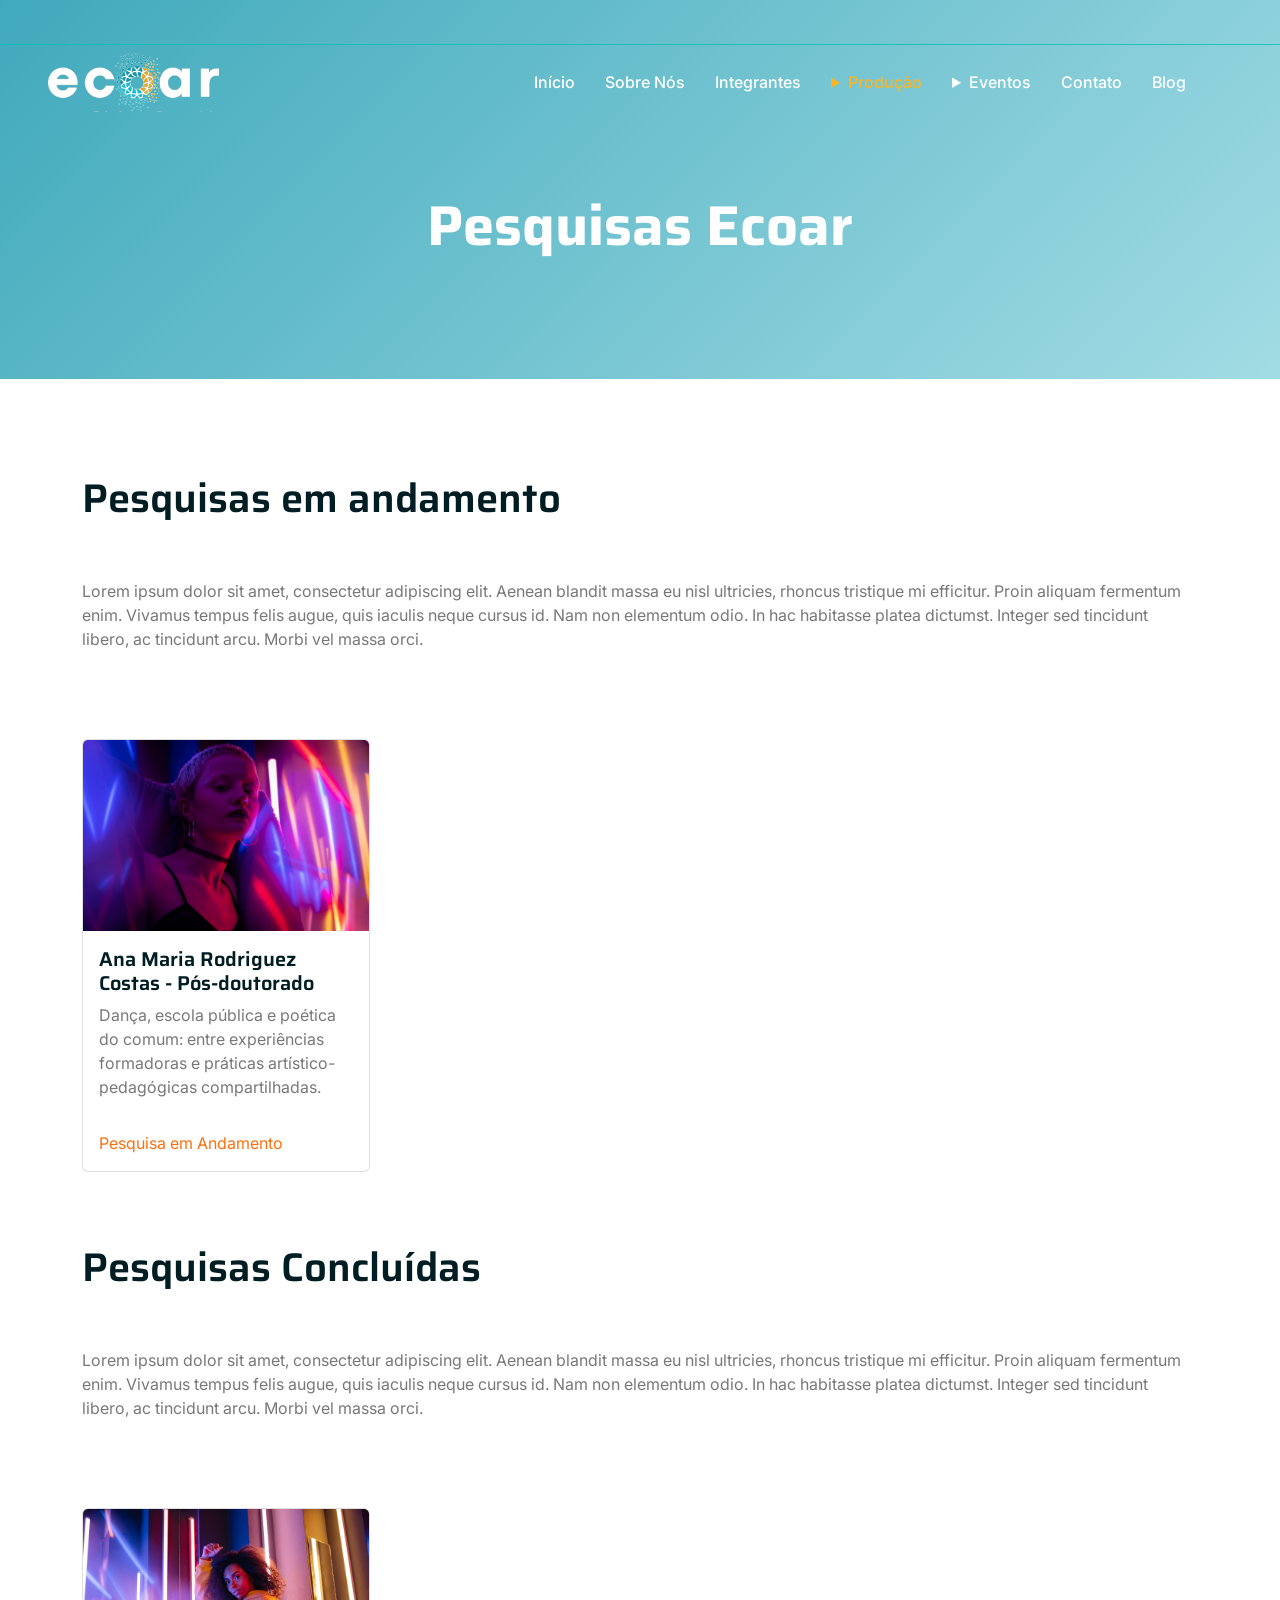
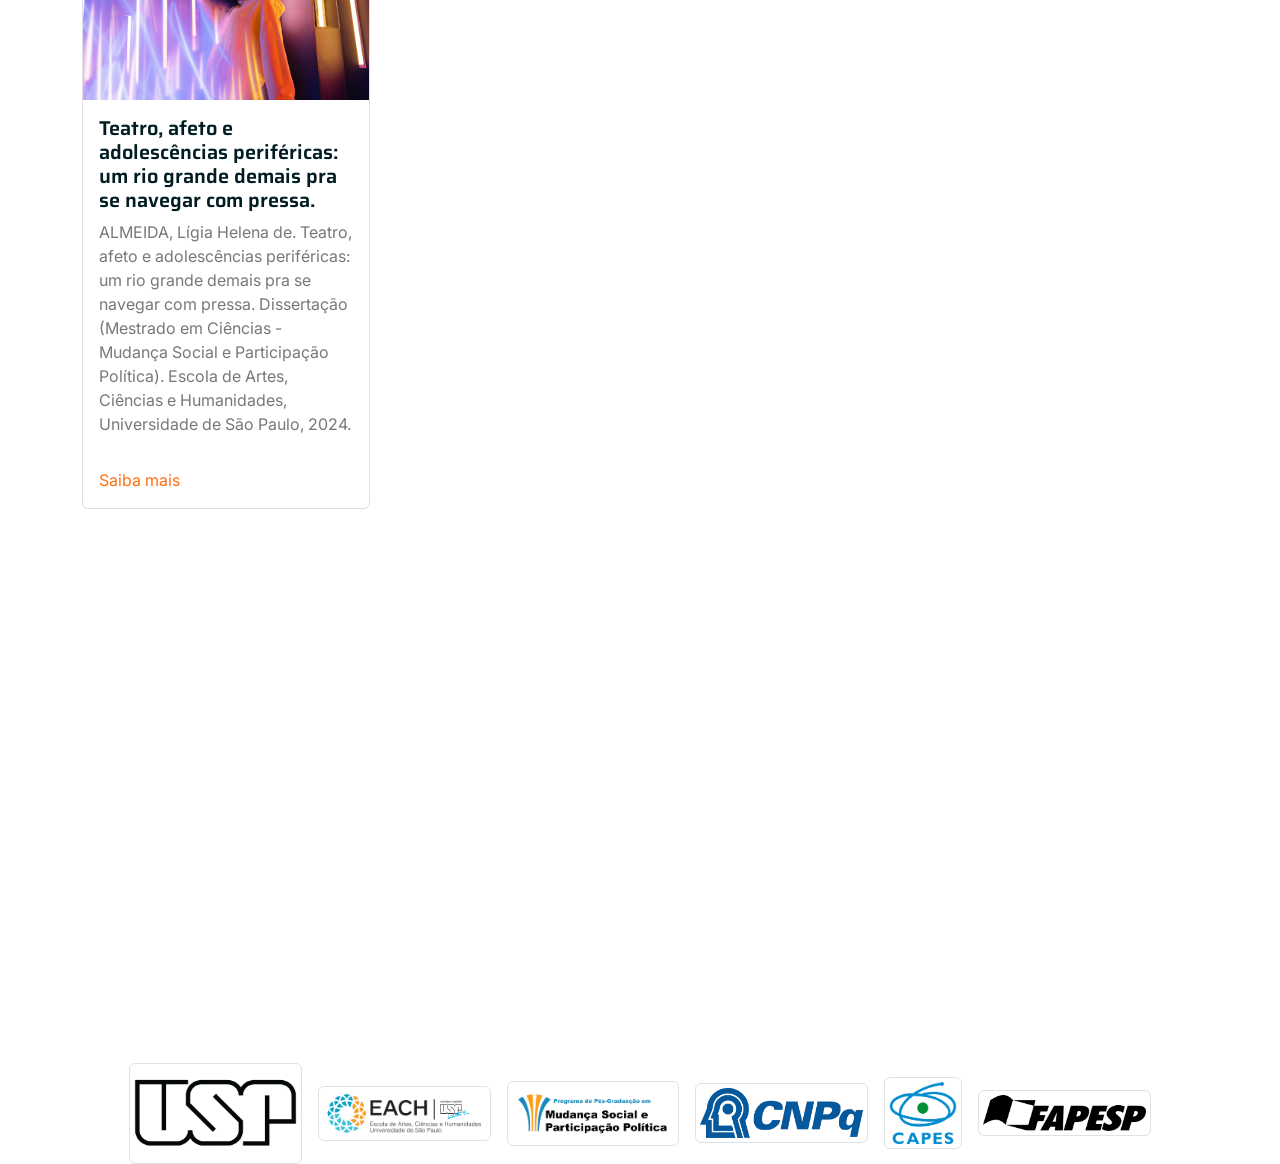
<file: ProjetoUsp - Alunos/public/pesquisas.html>
<!DOCTYPE html>
<html lang="pt-br">

<head>
    <meta charset="utf-8">
    <title>Pesquisas do Ecoar - USP</title>
    <meta content="width=device-width, initial-scale=1.0" name="viewport">
<meta name="keywords" content="Ecoar USP, pesquisa qualitativa crítica, pesquisas radicalmente qualitativas, pesquisa baseada em artes, epistemologias artísticas, metodologias participativas, metodologias artísticas, pesquisa acadêmica crítica, ProMuSPP, EACH USP, Marilia Velardi, artes e ciências, pesquisa coletiva, epistemologias não hegemônicas">
<meta name="description" content="O Ecoar é um grupo de pesquisa da USP dedicado às pesquisas qualitativas críticas e às investigações baseadas em artes. Trabalha com epistemologias artísticas, metodologias participativas e perspectivas que questionam saberes hegemônicos, integrando arte, corpo e pesquisa para produzir conhecimento situado e transformador.">

    <!-- Favicon -->
    <link href="img/logousp.webp" rel="icon">

    <!-- Google Web Fonts -->
    <link rel="preconnect" href="https://fonts.googleapis.com">
    <link rel="preconnect" href="https://fonts.gstatic.com" crossorigin>
    <link
        href="https://fonts.googleapis.com/css2?family=Inter:wght@400;500;600&family=Saira:wght@500;600;700&display=swap"
        rel="stylesheet">

    <!-- Icones -->
    <link href="https://cdnjs.cloudflare.com/ajax/libs/font-awesome/5.10.0/css/all.min.css" rel="stylesheet">
    <link href="https://cdn.jsdelivr.net/npm/bootstrap-icons@1.4.1/font/bootstrap-icons.css" rel="stylesheet">

    <!-- Bibliotecas css e bootstrap -->
    <link href="lib/animate/animate.min.css" rel="stylesheet">
    <link href="lib/owlcarousel/assets/owl.carousel.min.css" rel="stylesheet">
    <link href="css/bootstrap.min.css" rel="stylesheet">
    <link href="css/style.css" rel="stylesheet">
</head>

<body>
    <!-- Animacao de carregamento -->
    <div id="spinner"
        class="show bg-white position-fixed translate-middle w-100 vh-100 top-50 start-50 d-flex align-items-center justify-content-center">
        <div class="spinner-grow text-primary" role="status"></div>
    </div>



    <!-- Navbar -->
    <div class="container-fluid fixed-top px-0 wow fadeIn" data-wow-delay="0.1s">
        <div class="top-bar text-white-50 row gx-0 align-items-center d-none d-lg-flex">
        </div>

        <nav class="navbar navbar-expand-lg navbar-dark py-lg-0 px-lg-5 wow fadeIn flex-nowrap" data-wow-delay="0.1s">
    
    <a href="index.html" class="navbar-brand ms-4 ms-lg-0">
        <img src="./img/LogoECOAR.png" class="img-fluid" style="max-height: 60px;" alt="Logo do Ecoar">
    </a>

    <button type="button" class="navbar-toggler me-4" data-bs-toggle="collapse"
        data-bs-target="#navbarCollapse">
        <span class="navbar-toggler-icon"></span>
    </button>

    <div class="collapse navbar-collapse" id="navbarCollapse">
        <div class="navbar-nav ms-auto p-4 p-lg-0">

            <a href="index.html" class="nav-item nav-link">Início</a>
            <a href="sobrenos.html" class="nav-item nav-link">Sobre Nós</a>
            <a href="integrantes.html" class="nav-item nav-link">Integrantes</a>

            <details class="nav-item nav-link active">
                <summary>Produção</summary>
                <ul>
                    <li><a href="pesquisas.html">Pesquisas</a></li>
                    <li><a href="textos.html">Textos</a></li>
                </ul>
            </details>

            <details class="nav-item nav-link">
                <summary>Eventos</summary>
                <ul>
                    <li><a href="EcoarConVIDA.html">Ecoar ConVIDA</a></li>
                    <li><a href="PrimeiraColoquiAEcoar.html">Primeira ColóquiA Ecoar</a></li>
                    <li><a href="SegundaColoquiAEcoar.html">Segunda ColóquiA Ecoar</a></li>
                </ul>
            </details>

            <a href="contato.html" class="nav-item nav-link">Contato</a>
            <a href="blog.html" class="nav-item nav-link">Blog</a>

            <div id="google_translate_element" class="d-flex align-items-center ms-3"></div>

        </div>
    </div>

</nav>

    </div>
    <!-- Navbar fim -->



      <!-- exemplo Header opcional -->
    <div class="container-fluid page-header mb-5 wow fadeIn" data-wow-delay="0.1s">
        <div class="container text-center">
            <h1 class="display-4 text-white animated slideInDown mb-4">Pesquisas Ecoar</h1>
        </div>
    </div>


    <!-- aqui vcs vao colocar o conteudo q o pessoal da usp passou -->

    <div class="container-xxl py-5">
        <div class="container">
<!-- lembtando q tem q ser fotos e textos-->

<!-- apaguem dps e so demonstrativo -->
 <h1> Pesquisas em andamento</h1>
 <br><br>

 <p>Lorem ipsum dolor sit amet, consectetur adipiscing elit. Aenean blandit massa eu nisl ultricies, rhoncus tristique mi efficitur. Proin aliquam fermentum enim. Vivamus tempus felis augue, quis iaculis neque cursus id. Nam non elementum odio. In hac habitasse platea dictumst. Integer sed tincidunt libero, ac tincidunt arcu. Morbi vel massa orci. </p>

 <br><br><br>
<!-- vcs podem usar esse exemplo de card do bootstrap se quiserem e so ajustar -->

<!-- comeco do card -->
<div class="card" style="width: 18rem;">
 <img src="./img/Exemplo1.jpg" class="card-img-top" alt="...">  <!-- vcs podem pegar a imagem de bancos de imagem caso queiram  -->
  <div class="card-body">
    <h5 class="card-title">Ana Maria Rodriguez Costas - Pós-doutorado</h5>
    <p class="card-text">Dança, escola pública e poética do comum: entre experiências formadoras e práticas artístico-pedagógicas compartilhadas.</p>
  </div>
  <div class="card-body">
    <a href="#" class="card-link">Pesquisa em Andamento</a>
  </div>
</div>
<!-- fim do card -->

<br><br><br>
 <h1> Pesquisas Concluídas</h1>
 <br><br>

 <p>Lorem ipsum dolor sit amet, consectetur adipiscing elit. Aenean blandit massa eu nisl ultricies, rhoncus tristique mi efficitur. Proin aliquam fermentum enim. Vivamus tempus felis augue, quis iaculis neque cursus id. Nam non elementum odio. In hac habitasse platea dictumst. Integer sed tincidunt libero, ac tincidunt arcu. Morbi vel massa orci. </p>

 <br><br><br>

<!-- comeco do card -->
<div class="card" style="width: 18rem;">
 <img src="./img/Exemplo2.jpg" class="card-img-top" alt="...">  <!-- vcs podem pegar a imagem de bancos de imagem caso queiram  -->
  <div class="card-body">
    <h5 class="card-title">Teatro, afeto e adolescências periféricas: um rio grande demais pra se navegar com pressa.</h5>
    <p class="card-text">ALMEIDA, Lígia Helena de. Teatro, afeto e adolescências periféricas: um rio grande demais pra se navegar com pressa. Dissertação (Mestrado em Ciências - Mudança Social e Participação Política). Escola de Artes, Ciências e Humanidades, Universidade de São Paulo, 2024.
</p>
  </div>
  <div class="card-body">
    <!-- aqui vcs coloca cada href com o link q o pessoal passou e TESTEM -->
    <a href="https://www.teses.usp.br/teses/disponiveis/100/100134/tde-02012025-121636/pt-br.php" class="card-link">Saiba mais</a> 

  </div>
</div>
<!-- fim do card -->


 <!--  -->
        </div>
    </div>


    <!-- Comeco do Footer -->

    <!-- vlibras -->
     <div vw class="enabled">
    <div vw-access-button class="active"></div>
    <div vw-plugin-wrapper>
      <div class="vw-plugin-top-wrapper"></div>
    </div>
  </div>
  <script src="https://vlibras.gov.br/app/vlibras-plugin.js"></script>
  <script>
    new window.VLibras.Widget('https://vlibras.gov.br/app');
  </script>


    <!-- conteudo -->
    <div class="container-fluid bg-dark text-white-50 footer mt-5 pt-5 wow fadeIn" data-wow-delay="0.1s">
        <div class="container py-5">
            <div class="row g-5">
                <div class="col-lg-3 col-md-6">
<div class="col-md-8 text-center">
  <img src="./img/LogoECOAR.png" class="img-fluid" alt="Logo do Ecoar">
</div>
                    <p><br>Grupo ECOAR – Estudos em Corpo e Arte <br><br>
<a href="https://www5.each.usp.br">EACH – Escola de Artes, Ciências e Humanidades da Universidade de São Paulo.</a></p>

<!-- redes sociais do projeto -->
                    <div class="d-flex pt-2">
                        <a class="btn btn-square me-1" href="https://www.facebook.com/pesquisaqualiemcena"><i class="fab fa-facebook-f"></i></a>
                        <a class="btn btn-square me-1" href="https://www.youtube.com/@ecoarusp5628"><i class="fab fa-youtube"></i></a>
                        <a class="btn btn-square me-0" href="https://www.instagram.com/ecoar.usp/"><i class="fab fa-instagram"></i></a>
                    </div>


                </div>
                <div class="col-lg-3 col-md-6">
                    <h5 class="text-light mb-4">Endereço</h5>
                    <p><i class="fa fa-map-marker-alt me-3"></i>Av. Arlindo Béttio, 1000 – Ermelino Matarazzo, São Paulo – SP</p>
                    <p><i class="fa fa-envelope me-3"></i>ecoar.usp@gmail.com</p>
                </div>
                <div class="col-lg-3 col-md-6">
                    <h5 class="text-light mb-4">Acesso Rápido</h5>
                    <a class="btn btn-link" href="">Início</a>
                    <a class="btn btn-link" href="">Sobre Nós</a>
                    <a class="btn btn-link" href="">Integrantes</a>
                    <details  class="nav-item nav-link">
    <summary>Produção</summary>
    <ul>
      <li><a href="pesquisas.html">Pesquisas</a></li>
      <li><a href="textos.html">Textos</a></li>
       
    </ul>
  </details>
                    <details  class="nav-item nav-link">
    <summary>Eventos</summary>
    <ul>
      <li><a href="EcoarConVIDA.html">Ecoar ConVIDA</a></li>
      <li><a href="PrimeiraColoquiAEcoar.html">Primeira ColóquiA Ecoar</a></li>
      <li><a href="SegundaColoquiAEcoar.html">Segunda ColóquiA Ecoar</a></li>
    </ul>
  </details>
                    <a class="btn btn-link" href="contato.html">Contato</a>
                    <a class="btn btn-link" href="blog.html">Blog</a>
                    <a class="btn btn-link" href="politicaprivacidade.html">Política de Privacidade</a>
                </div>
                <div class="col-lg-3 col-md-6">
                    <h5 class="text-light mb-4">Newsletter</h5>
                    <p>Inscreva-se em nossa Newsletter e acompanhe nossos projetos.</p>
                    <div class="position-relative mx-auto" style="max-width: 400px;">
                        <input class="form-control bg-transparent w-100 py-3 ps-4 pe-5" type="email"
                            placeholder="Email">
                        <button type="button"
                            class="btn btn-primary py-2 position-absolute top-0 end-0 mt-2 me-2">Inscrever</button>
                    </div>
                </div>
            </div>
        </div>

    </div>
        <!-- parte de baixo do footer com as imagens da usp -->

        <div class="container text-center">
  <div class="row justify-content-center align-items-center g-3">

    <div class="col-md-2">
      <img src="./img/LogoUSP.jpg" class="img-thumbnail" alt="Logo da USP">
    </div>

    <div class="col-md-2">
      <img src="./img/LogoEACH.png" class="img-thumbnail" alt="Logo da EACH">
    </div>

    <div class="col-md-2">
      <img src="./img/LogoProMuSPP.png" class="img-thumbnail" alt="Logo da ProMuSPP">
    </div>

    <div class="col-md-2">
      <img src="./img/LogoCNPq.jpg" class="img-thumbnail" alt="Logo do CNPq">
    </div>

    <div class="col-md-1">
      <img src="./img/LogoCAPESP.png" class="img-thumbnail" alt="Logo da CAPES">
    </div>

    <div class="col-md-2">
      <img src="./img/LogoFAPESP.png" class="img-thumbnail" alt="Logo da FAPESP">
    </div>

  </div>
</div>

    <!-- Final do footer -->

    <!-- Bibliotecas JavaScript -->
    <script src="https://code.jquery.com/jquery-3.4.1.min.js"></script>
    <script src="https://cdn.jsdelivr.net/npm/bootstrap@5.0.0/dist/js/bootstrap.bundle.min.js"></script>
    <script src="lib/wow/wow.min.js"></script>
    <script src="lib/easing/easing.min.js"></script>
    <script src="lib/waypoints/waypoints.min.js"></script>
    <script src="lib/owlcarousel/owl.carousel.min.js"></script>
    <script src="lib/parallax/parallax.min.js"></script>
    <script src="js/main.js"></script>

   

    <!-- google tradutor -->
     <script type="text/javascript">
function googleTranslateElementInit() {
  new google.translate.TranslateElement(
    {
      pageLanguage: 'pt-br',      
      includedLanguages: 'en,pt,es,fr,de',  // idiomas que você quer permitir
      autoDisplay: true
    }, 
    'google_translate_element'
  );
}
</script>

</body>

</html>
</file>
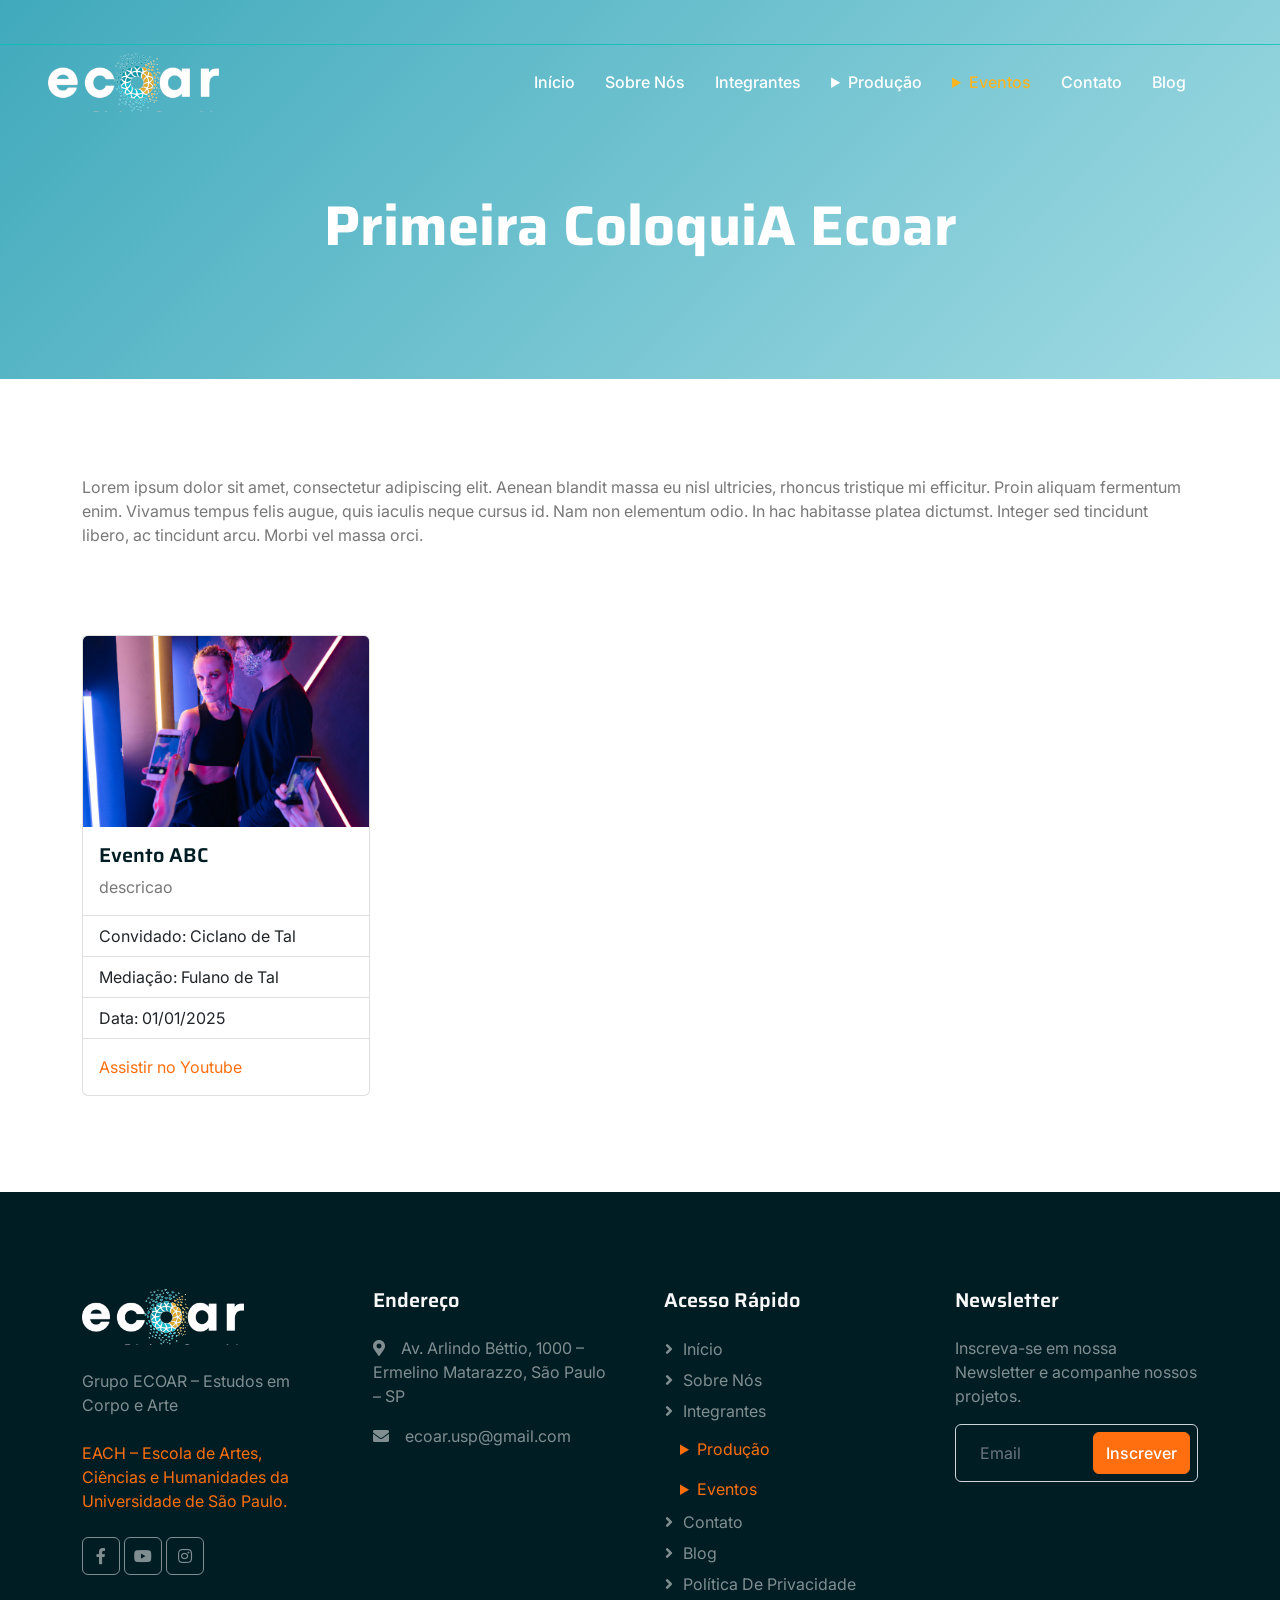
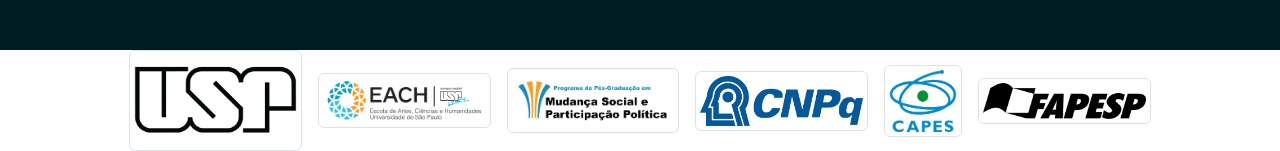
<file: ProjetoUsp - Alunos/public/PrimeiraColoquiAEcoar.html>
<!DOCTYPE html>
<html lang="pt-br">

<head>
    <meta charset="utf-8">
    <title>Primeira ColoquiA Ecoar - USP</title>
    <meta content="width=device-width, initial-scale=1.0" name="viewport">
<meta name="keywords" content="Ecoar USP, pesquisa qualitativa crítica, pesquisas radicalmente qualitativas, pesquisa baseada em artes, epistemologias artísticas, metodologias participativas, metodologias artísticas, pesquisa acadêmica crítica, ProMuSPP, EACH USP, Marilia Velardi, artes e ciências, pesquisa coletiva, epistemologias não hegemônicas">
<meta name="description" content="O Ecoar é um grupo de pesquisa da USP dedicado às pesquisas qualitativas críticas e às investigações baseadas em artes. Trabalha com epistemologias artísticas, metodologias participativas e perspectivas que questionam saberes hegemônicos, integrando arte, corpo e pesquisa para produzir conhecimento situado e transformador.">

    <!-- Favicon -->
    <link href="img/logousp.webp" rel="icon">

    <!-- Google Web Fonts -->
    <link rel="preconnect" href="https://fonts.googleapis.com">
    <link rel="preconnect" href="https://fonts.gstatic.com" crossorigin>
    <link
        href="https://fonts.googleapis.com/css2?family=Inter:wght@400;500;600&family=Saira:wght@500;600;700&display=swap"
        rel="stylesheet">

    <!-- Icones -->
    <link href="https://cdnjs.cloudflare.com/ajax/libs/font-awesome/5.10.0/css/all.min.css" rel="stylesheet">
    <link href="https://cdn.jsdelivr.net/npm/bootstrap-icons@1.4.1/font/bootstrap-icons.css" rel="stylesheet">

    <!-- Bibliotecas css e bootstrap -->
    <link href="lib/animate/animate.min.css" rel="stylesheet">
    <link href="lib/owlcarousel/assets/owl.carousel.min.css" rel="stylesheet">
    <link href="css/bootstrap.min.css" rel="stylesheet">
    <link href="css/style.css" rel="stylesheet">
</head>

<body>
    <!-- Animacao de carregamento -->
    <div id="spinner"
        class="show bg-white position-fixed translate-middle w-100 vh-100 top-50 start-50 d-flex align-items-center justify-content-center">
        <div class="spinner-grow text-primary" role="status"></div>
    </div>



    <!-- Navbar -->
    <div class="container-fluid fixed-top px-0 wow fadeIn" data-wow-delay="0.1s">
        <div class="top-bar text-white-50 row gx-0 align-items-center d-none d-lg-flex">
        </div>

        <nav class="navbar navbar-expand-lg navbar-dark py-lg-0 px-lg-5 wow fadeIn flex-nowrap" data-wow-delay="0.1s">
    
    <a href="index.html" class="navbar-brand ms-4 ms-lg-0">
        <img src="./img/LogoECOAR.png" class="img-fluid" style="max-height: 60px;" alt="Logo do Ecoar">
    </a>

    <button type="button" class="navbar-toggler me-4" data-bs-toggle="collapse"
        data-bs-target="#navbarCollapse">
        <span class="navbar-toggler-icon"></span>
    </button>

    <div class="collapse navbar-collapse" id="navbarCollapse">
        <div class="navbar-nav ms-auto p-4 p-lg-0">

            <a href="index.html" class="nav-item nav-link">Início</a>
            <a href="sobrenos.html" class="nav-item nav-link">Sobre Nós</a>
            <a href="integrantes.html" class="nav-item nav-link">Integrantes</a>

            <details class="nav-item nav-link">
                <summary>Produção</summary>
                <ul>
                    <li><a href="pesquisas.html">Pesquisas</a></li>
                    <li><a href="textos.html">Textos</a></li>
                </ul>
            </details>

            <details class="nav-item nav-link active">
                <summary>Eventos</summary>
                <ul>
                    <li><a href="EcoarConVIDA.html">Ecoar ConVIDA</a></li>
                    <li><a href="PrimeiraColoquiAEcoar.html">Primeira ColóquiA Ecoar</a></li>
                    <li><a href="SegundaColoquiAEcoar.html">Segunda ColóquiA Ecoar</a></li>
                </ul>
            </details>

            <a href="contato.html" class="nav-item nav-link">Contato</a>
            <a href="blog.html" class="nav-item nav-link">Blog</a>

            <div id="google_translate_element" class="d-flex align-items-center ms-3"></div>

        </div>
    </div>

</nav>

    </div>
    <!-- Navbar fim -->


      <!-- exemplo Header opcional -->
    <div class="container-fluid page-header mb-5 wow fadeIn" data-wow-delay="0.1s">
        <div class="container text-center">
            <h1 class="display-4 text-white animated slideInDown mb-4">Primeira ColoquiA Ecoar</h1>
        </div>
    </div>

    <!-- aqui vcs vao colocar o conteudo q o pessoal da usp passou -->

    <div class="container-xxl py-5">
        <div class="container">
<!-- lembtando q tem q ser fotos e textos-->

<!-- apaguem dps e so demonstrativo -->

 <p>Lorem ipsum dolor sit amet, consectetur adipiscing elit. Aenean blandit massa eu nisl ultricies, rhoncus tristique mi efficitur. Proin aliquam fermentum enim. Vivamus tempus felis augue, quis iaculis neque cursus id. Nam non elementum odio. In hac habitasse platea dictumst. Integer sed tincidunt libero, ac tincidunt arcu. Morbi vel massa orci. </p>

 <br><br><br>
<!-- vcs podem usar esse exemplo de card do bootstrap se quiserem e so ajustar -->

<!-- comeco do card -->
<div class="card" style="width: 18rem;">
    <!-- aqui vcs colocam as fts do evento q tem no doc -->
  <img src="./img/Exemplo3.jpg" class="card-img-top" alt="..."> 
  <div class="card-body">
    <h5 class="card-title">Evento ABC</h5>
    <p class="card-text">descricao</p>
  </div>
  <ul class="list-group list-group-flush">
    <li class="list-group-item">Convidado: Ciclano de Tal</li>
    <li class="list-group-item">Mediação: Fulano de Tal</li>
    <li class="list-group-item">Data: 01/01/2025</li>
  </ul>
  <div class="card-body">
    <!-- cada link em seu video correspondente -->
    <a href=" https://www.youtube.com/watch?v=C3XRqeboGew" class="card-link">Assistir no Youtube</a> 
  </div>
</div>
<!-- fim do card -->


 <!--  -->
        </div>
    </div>


    <!-- Comeco do Footer -->

    <!-- vlibras -->
     <div vw class="enabled">
    <div vw-access-button class="active"></div>
    <div vw-plugin-wrapper>
      <div class="vw-plugin-top-wrapper"></div>
    </div>
  </div>
  <script src="https://vlibras.gov.br/app/vlibras-plugin.js"></script>
  <script>
    new window.VLibras.Widget('https://vlibras.gov.br/app');
  </script>


    <!-- conteudo -->
    <div class="container-fluid bg-dark text-white-50 footer mt-5 pt-5 wow fadeIn" data-wow-delay="0.1s">
        <div class="container py-5">
            <div class="row g-5">
                <div class="col-lg-3 col-md-6">
<div class="col-md-8 text-center">
  <img src="./img/LogoECOAR.png" class="img-fluid" alt="Logo do Ecoar">
</div>
                    <p><br>Grupo ECOAR – Estudos em Corpo e Arte <br><br>
<a href="https://www5.each.usp.br">EACH – Escola de Artes, Ciências e Humanidades da Universidade de São Paulo.</a></p>

<!-- redes sociais do projeto -->
                    <div class="d-flex pt-2">
                        <a class="btn btn-square me-1" href="https://www.facebook.com/pesquisaqualiemcena"><i class="fab fa-facebook-f"></i></a>
                        <a class="btn btn-square me-1" href="https://www.youtube.com/@ecoarusp5628"><i class="fab fa-youtube"></i></a>
                        <a class="btn btn-square me-0" href="https://www.instagram.com/ecoar.usp/"><i class="fab fa-instagram"></i></a>
                    </div>


                </div>
                <div class="col-lg-3 col-md-6">
                    <h5 class="text-light mb-4">Endereço</h5>
                    <p><i class="fa fa-map-marker-alt me-3"></i>Av. Arlindo Béttio, 1000 – Ermelino Matarazzo, São Paulo – SP</p>
                    <p><i class="fa fa-envelope me-3"></i>ecoar.usp@gmail.com</p>
                </div>
                <div class="col-lg-3 col-md-6">
                    <h5 class="text-light mb-4">Acesso Rápido</h5>
                    <a class="btn btn-link" href="">Início</a>
                    <a class="btn btn-link" href="">Sobre Nós</a>
                    <a class="btn btn-link" href="">Integrantes</a>
                    <details  class="nav-item nav-link">
    <summary>Produção</summary>
    <ul>
      <li><a href="pesquisas.html">Pesquisas</a></li>
      <li><a href="textos.html">Textos</a></li>
       
    </ul>
  </details>
                    <details  class="nav-item nav-link">
    <summary>Eventos</summary>
    <ul>
      <li><a href="EcoarConVIDA.html">Ecoar ConVIDA</a></li>
      <li><a href="PrimeiraColoquiAEcoar.html">Primeira ColóquiA Ecoar</a></li>
      <li><a href="SegundaColoquiAEcoar.html">Segunda ColóquiA Ecoar</a></li>
    </ul>
  </details>
                    <a class="btn btn-link" href="contato.html">Contato</a>
                    <a class="btn btn-link" href="blog.html">Blog</a>
                    <a class="btn btn-link" href="politicaprivacidade.html">Política de Privacidade</a>
                </div>
                <div class="col-lg-3 col-md-6">
                    <h5 class="text-light mb-4">Newsletter</h5>
                    <p>Inscreva-se em nossa Newsletter e acompanhe nossos projetos.</p>
                    <div class="position-relative mx-auto" style="max-width: 400px;">
                        <input class="form-control bg-transparent w-100 py-3 ps-4 pe-5" type="email"
                            placeholder="Email">
                        <button type="button"
                            class="btn btn-primary py-2 position-absolute top-0 end-0 mt-2 me-2">Inscrever</button>
                    </div>
                </div>
            </div>
        </div>

    </div>
        <!-- parte de baixo do footer com as imagens da usp -->

        <div class="container text-center">
  <div class="row justify-content-center align-items-center g-3">

    <div class="col-md-2">
      <img src="./img/LogoUSP.jpg" class="img-thumbnail" alt="Logo da USP">
    </div>

    <div class="col-md-2">
      <img src="./img/LogoEACH.png" class="img-thumbnail" alt="Logo da EACH">
    </div>

    <div class="col-md-2">
      <img src="./img/LogoProMuSPP.png" class="img-thumbnail" alt="Logo da ProMuSPP">
    </div>

    <div class="col-md-2">
      <img src="./img/LogoCNPq.jpg" class="img-thumbnail" alt="Logo do CNPq">
    </div>

    <div class="col-md-1">
      <img src="./img/LogoCAPESP.png" class="img-thumbnail" alt="Logo da CAPES">
    </div>

    <div class="col-md-2">
      <img src="./img/LogoFAPESP.png" class="img-thumbnail" alt="Logo da FAPESP">
    </div>

  </div>
</div>

    <!-- Final do footer -->

    <!-- Bibliotecas JavaScript -->
    <script src="https://code.jquery.com/jquery-3.4.1.min.js"></script>
    <script src="https://cdn.jsdelivr.net/npm/bootstrap@5.0.0/dist/js/bootstrap.bundle.min.js"></script>
    <script src="lib/wow/wow.min.js"></script>
    <script src="lib/easing/easing.min.js"></script>
    <script src="lib/waypoints/waypoints.min.js"></script>
    <script src="lib/owlcarousel/owl.carousel.min.js"></script>
    <script src="lib/parallax/parallax.min.js"></script>
    <script src="js/main.js"></script>

   

    <!-- google tradutor -->
     <script type="text/javascript">
function googleTranslateElementInit() {
  new google.translate.TranslateElement(
    {
      pageLanguage: 'pt-br',      
      includedLanguages: 'en,pt,es,fr,de',  // idiomas que você quer permitir
      autoDisplay: true
    }, 
    'google_translate_element'
  );
}
</script>

</body>

</html>
</file>
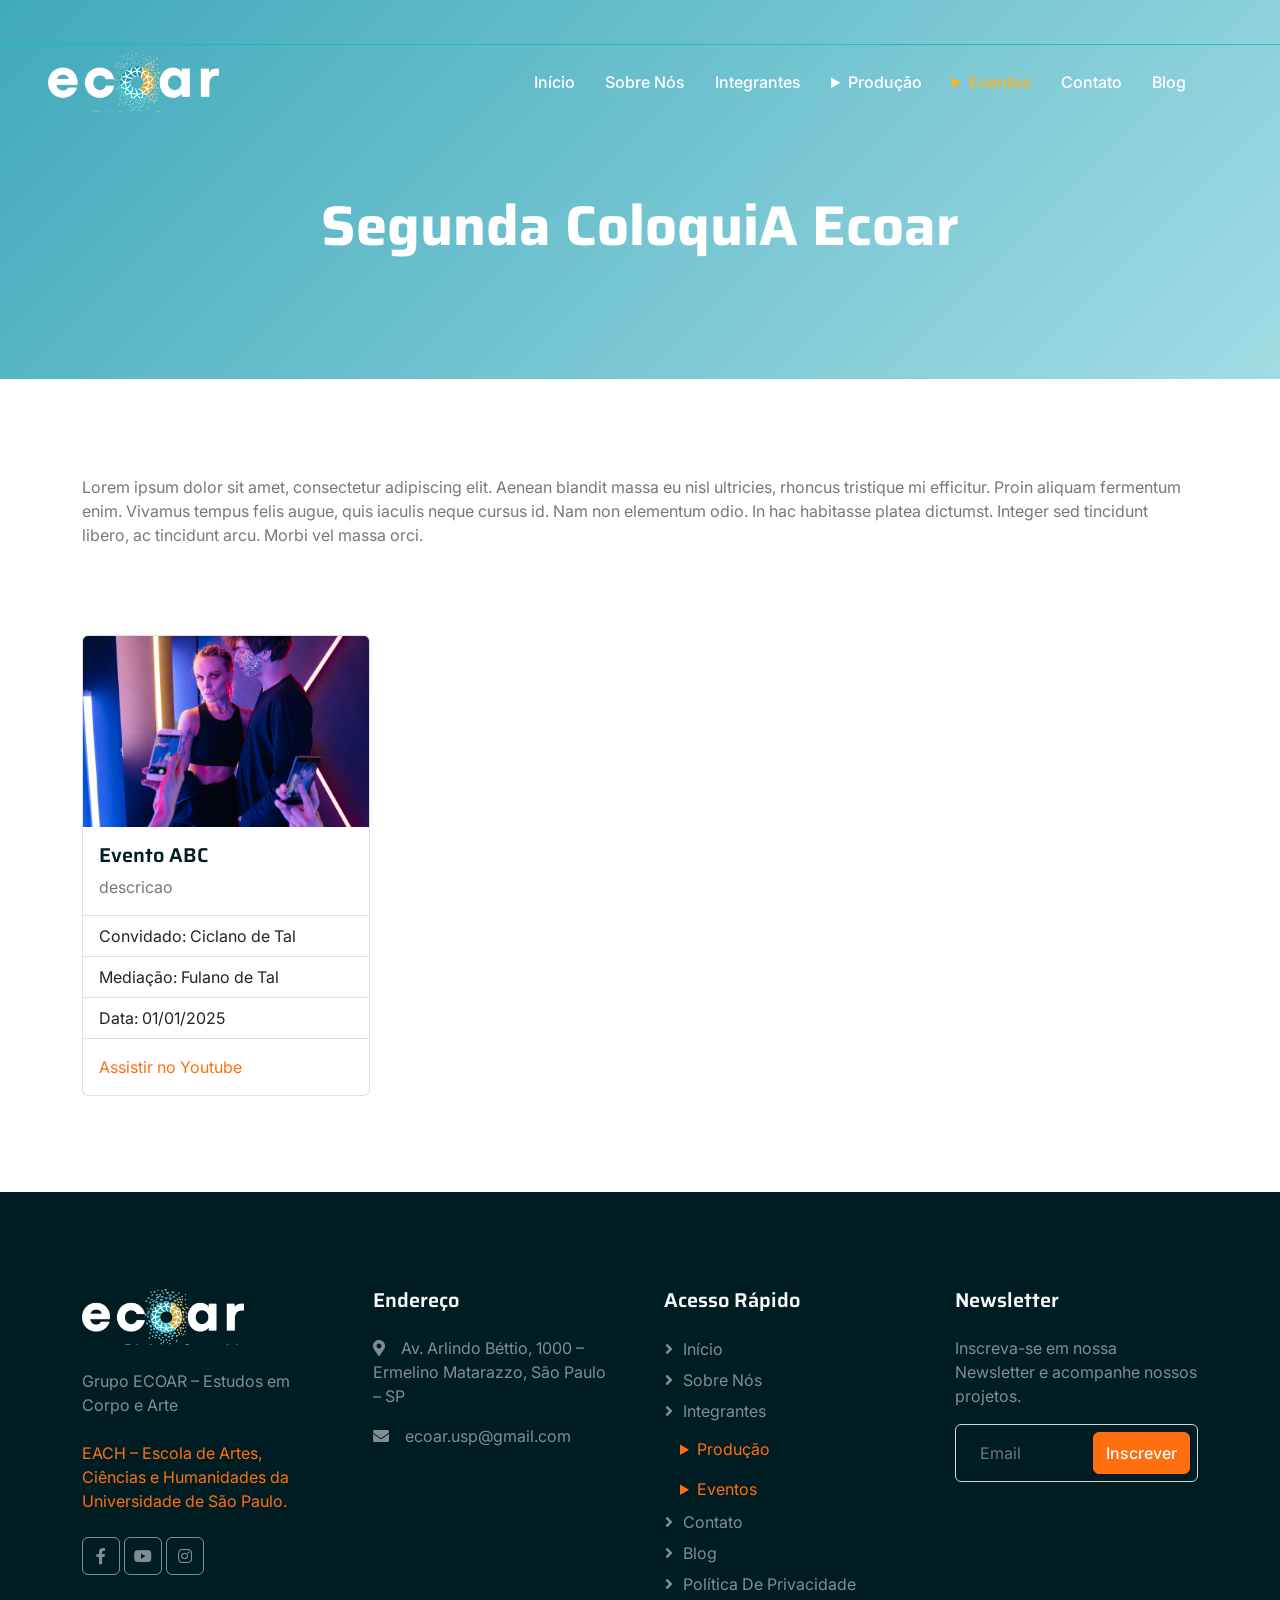
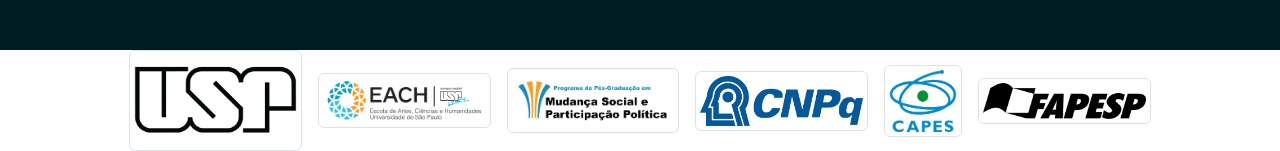
<file: ProjetoUsp - Alunos/public/SegundaColoquiAEcoar.html>
<!DOCTYPE html>
<html lang="pt-br">

<head>
    <meta charset="utf-8">
    <title>Segunda ColoquiA Ecoar - USP</title>
    <meta content="width=device-width, initial-scale=1.0" name="viewport">
<meta name="keywords" content="Ecoar USP, pesquisa qualitativa crítica, pesquisas radicalmente qualitativas, pesquisa baseada em artes, epistemologias artísticas, metodologias participativas, metodologias artísticas, pesquisa acadêmica crítica, ProMuSPP, EACH USP, Marilia Velardi, artes e ciências, pesquisa coletiva, epistemologias não hegemônicas">
<meta name="description" content="O Ecoar é um grupo de pesquisa da USP dedicado às pesquisas qualitativas críticas e às investigações baseadas em artes. Trabalha com epistemologias artísticas, metodologias participativas e perspectivas que questionam saberes hegemônicos, integrando arte, corpo e pesquisa para produzir conhecimento situado e transformador.">

    <!-- Favicon -->
    <link href="img/logousp.webp" rel="icon">

    <!-- Google Web Fonts -->
    <link rel="preconnect" href="https://fonts.googleapis.com">
    <link rel="preconnect" href="https://fonts.gstatic.com" crossorigin>
    <link
        href="https://fonts.googleapis.com/css2?family=Inter:wght@400;500;600&family=Saira:wght@500;600;700&display=swap"
        rel="stylesheet">

    <!-- Icones -->
    <link href="https://cdnjs.cloudflare.com/ajax/libs/font-awesome/5.10.0/css/all.min.css" rel="stylesheet">
    <link href="https://cdn.jsdelivr.net/npm/bootstrap-icons@1.4.1/font/bootstrap-icons.css" rel="stylesheet">

    <!-- Bibliotecas css e bootstrap -->
    <link href="lib/animate/animate.min.css" rel="stylesheet">
    <link href="lib/owlcarousel/assets/owl.carousel.min.css" rel="stylesheet">
    <link href="css/bootstrap.min.css" rel="stylesheet">
    <link href="css/style.css" rel="stylesheet">
</head>

<body>
    <!-- Animacao de carregamento -->
    <div id="spinner"
        class="show bg-white position-fixed translate-middle w-100 vh-100 top-50 start-50 d-flex align-items-center justify-content-center">
        <div class="spinner-grow text-primary" role="status"></div>
    </div>



    <!-- Navbar -->
    <div class="container-fluid fixed-top px-0 wow fadeIn" data-wow-delay="0.1s">
        <div class="top-bar text-white-50 row gx-0 align-items-center d-none d-lg-flex">
        </div>

        <nav class="navbar navbar-expand-lg navbar-dark py-lg-0 px-lg-5 wow fadeIn flex-nowrap" data-wow-delay="0.1s">
    
    <a href="index.html" class="navbar-brand ms-4 ms-lg-0">
        <img src="./img/LogoECOAR.png" class="img-fluid" style="max-height: 60px;" alt="Logo do Ecoar">
    </a>

    <button type="button" class="navbar-toggler me-4" data-bs-toggle="collapse"
        data-bs-target="#navbarCollapse">
        <span class="navbar-toggler-icon"></span>
    </button>

    <div class="collapse navbar-collapse" id="navbarCollapse">
        <div class="navbar-nav ms-auto p-4 p-lg-0">

            <a href="index.html" class="nav-item nav-link">Início</a>
            <a href="sobrenos.html" class="nav-item nav-link">Sobre Nós</a>
            <a href="integrantes.html" class="nav-item nav-link">Integrantes</a>

            <details class="nav-item nav-link">
                <summary>Produção</summary>
                <ul>
                    <li><a href="pesquisas.html">Pesquisas</a></li>
                    <li><a href="textos.html">Textos</a></li>
                </ul>
            </details>

            <details class="nav-item nav-link active">
                <summary>Eventos</summary>
                <ul>
                    <li><a href="EcoarConVIDA.html">Ecoar ConVIDA</a></li>
                    <li><a href="PrimeiraColoquiAEcoar.html">Primeira ColóquiA Ecoar</a></li>
                    <li><a href="SegundaColoquiAEcoar.html">Segunda ColóquiA Ecoar</a></li>
                </ul>
            </details>

            <a href="contato.html" class="nav-item nav-link">Contato</a>
            <a href="blog.html" class="nav-item nav-link">Blog</a>

            <div id="google_translate_element" class="d-flex align-items-center ms-3"></div>

        </div>
    </div>

</nav>

    </div>
    <!-- Navbar fim -->



      <!-- exemplo Header opcional -->
    <div class="container-fluid page-header mb-5 wow fadeIn" data-wow-delay="0.1s">
        <div class="container text-center">
            <h1 class="display-4 text-white animated slideInDown mb-4">Segunda ColoquiA Ecoar</h1>
        </div>
    </div>


    <!-- aqui vcs vao colocar o conteudo q o pessoal da usp passou -->

    <div class="container-xxl py-5">
        <div class="container">
<!-- lembtando q tem q ser fotos e textos-->

<!-- apaguem dps e so demonstrativo -->

 <p>Lorem ipsum dolor sit amet, consectetur adipiscing elit. Aenean blandit massa eu nisl ultricies, rhoncus tristique mi efficitur. Proin aliquam fermentum enim. Vivamus tempus felis augue, quis iaculis neque cursus id. Nam non elementum odio. In hac habitasse platea dictumst. Integer sed tincidunt libero, ac tincidunt arcu. Morbi vel massa orci. </p>

 <br><br><br>
<!-- vcs podem usar esse exemplo de card do bootstrap se quiserem e so ajustar -->

<!-- comeco do card -->
<div class="card" style="width: 18rem;">
    <!-- aqui vcs colocam as fts do evento q tem no doc -->
  <img src="./img/Exemplo3.jpg" class="card-img-top" alt="..."> 
  <div class="card-body">
    <h5 class="card-title">Evento ABC</h5>
    <p class="card-text">descricao</p>
  </div>
  <ul class="list-group list-group-flush">
    <li class="list-group-item">Convidado: Ciclano de Tal</li>
    <li class="list-group-item">Mediação: Fulano de Tal</li>
    <li class="list-group-item">Data: 01/01/2025</li>
  </ul>
  <div class="card-body">
    <!-- cada link em seu video correspondente -->
    <a href=" https://www.youtube.com/watch?v=C3XRqeboGew" class="card-link">Assistir no Youtube</a> 
  </div>
</div>
<!-- fim do card -->


 <!--  -->
        </div>
    </div>


    <!-- Comeco do Footer -->

    <!-- vlibras -->
     <div vw class="enabled">
    <div vw-access-button class="active"></div>
    <div vw-plugin-wrapper>
      <div class="vw-plugin-top-wrapper"></div>
    </div>
  </div>
  <script src="https://vlibras.gov.br/app/vlibras-plugin.js"></script>
  <script>
    new window.VLibras.Widget('https://vlibras.gov.br/app');
  </script>


    <!-- conteudo -->
    <div class="container-fluid bg-dark text-white-50 footer mt-5 pt-5 wow fadeIn" data-wow-delay="0.1s">
        <div class="container py-5">
            <div class="row g-5">
                <div class="col-lg-3 col-md-6">
<div class="col-md-8 text-center">
  <img src="./img/LogoECOAR.png" class="img-fluid" alt="Logo do Ecoar">
</div>
                    <p><br>Grupo ECOAR – Estudos em Corpo e Arte <br><br>
<a href="https://www5.each.usp.br">EACH – Escola de Artes, Ciências e Humanidades da Universidade de São Paulo.</a></p>

<!-- redes sociais do projeto -->
                    <div class="d-flex pt-2">
                        <a class="btn btn-square me-1" href="https://www.facebook.com/pesquisaqualiemcena"><i class="fab fa-facebook-f"></i></a>
                        <a class="btn btn-square me-1" href="https://www.youtube.com/@ecoarusp5628"><i class="fab fa-youtube"></i></a>
                        <a class="btn btn-square me-0" href="https://www.instagram.com/ecoar.usp/"><i class="fab fa-instagram"></i></a>
                    </div>


                </div>
                <div class="col-lg-3 col-md-6">
                    <h5 class="text-light mb-4">Endereço</h5>
                    <p><i class="fa fa-map-marker-alt me-3"></i>Av. Arlindo Béttio, 1000 – Ermelino Matarazzo, São Paulo – SP</p>
                    <p><i class="fa fa-envelope me-3"></i>ecoar.usp@gmail.com</p>
                </div>
                <div class="col-lg-3 col-md-6">
                    <h5 class="text-light mb-4">Acesso Rápido</h5>
                    <a class="btn btn-link" href="">Início</a>
                    <a class="btn btn-link" href="">Sobre Nós</a>
                    <a class="btn btn-link" href="">Integrantes</a>
                    <details  class="nav-item nav-link">
    <summary>Produção</summary>
    <ul>
      <li><a href="pesquisas.html">Pesquisas</a></li>
      <li><a href="textos.html">Textos</a></li>
       
    </ul>
  </details>
                    <details  class="nav-item nav-link">
    <summary>Eventos</summary>
    <ul>
      <li><a href="EcoarConVIDA.html">Ecoar ConVIDA</a></li>
      <li><a href="PrimeiraColoquiAEcoar.html">Primeira ColóquiA Ecoar</a></li>
      <li><a href="SegundaColoquiAEcoar.html">Segunda ColóquiA Ecoar</a></li>
    </ul>
  </details>
                    <a class="btn btn-link" href="contato.html">Contato</a>
                    <a class="btn btn-link" href="blog.html">Blog</a>
                    <a class="btn btn-link" href="politicaprivacidade.html">Política de Privacidade</a>
                </div>
                <div class="col-lg-3 col-md-6">
                    <h5 class="text-light mb-4">Newsletter</h5>
                    <p>Inscreva-se em nossa Newsletter e acompanhe nossos projetos.</p>
                    <div class="position-relative mx-auto" style="max-width: 400px;">
                        <input class="form-control bg-transparent w-100 py-3 ps-4 pe-5" type="email"
                            placeholder="Email">
                        <button type="button"
                            class="btn btn-primary py-2 position-absolute top-0 end-0 mt-2 me-2">Inscrever</button>
                    </div>
                </div>
            </div>
        </div>

    </div>
        <!-- parte de baixo do footer com as imagens da usp -->

        <div class="container text-center">
  <div class="row justify-content-center align-items-center g-3">

    <div class="col-md-2">
      <img src="./img/LogoUSP.jpg" class="img-thumbnail" alt="Logo da USP">
    </div>

    <div class="col-md-2">
      <img src="./img/LogoEACH.png" class="img-thumbnail" alt="Logo da EACH">
    </div>

    <div class="col-md-2">
      <img src="./img/LogoProMuSPP.png" class="img-thumbnail" alt="Logo da ProMuSPP">
    </div>

    <div class="col-md-2">
      <img src="./img/LogoCNPq.jpg" class="img-thumbnail" alt="Logo do CNPq">
    </div>

    <div class="col-md-1">
      <img src="./img/LogoCAPESP.png" class="img-thumbnail" alt="Logo da CAPES">
    </div>

    <div class="col-md-2">
      <img src="./img/LogoFAPESP.png" class="img-thumbnail" alt="Logo da FAPESP">
    </div>

  </div>
</div>

    <!-- Final do footer -->

    <!-- Bibliotecas JavaScript -->
    <script src="https://code.jquery.com/jquery-3.4.1.min.js"></script>
    <script src="https://cdn.jsdelivr.net/npm/bootstrap@5.0.0/dist/js/bootstrap.bundle.min.js"></script>
    <script src="lib/wow/wow.min.js"></script>
    <script src="lib/easing/easing.min.js"></script>
    <script src="lib/waypoints/waypoints.min.js"></script>
    <script src="lib/owlcarousel/owl.carousel.min.js"></script>
    <script src="lib/parallax/parallax.min.js"></script>
    <script src="js/main.js"></script>

   

    <!-- google tradutor -->
     <script type="text/javascript">
function googleTranslateElementInit() {
  new google.translate.TranslateElement(
    {
      pageLanguage: 'pt-br',      
      includedLanguages: 'en,pt,es,fr,de',  // idiomas que você quer permitir
      autoDisplay: true
    }, 
    'google_translate_element'
  );
}
</script>

</body>

</html>
</file>
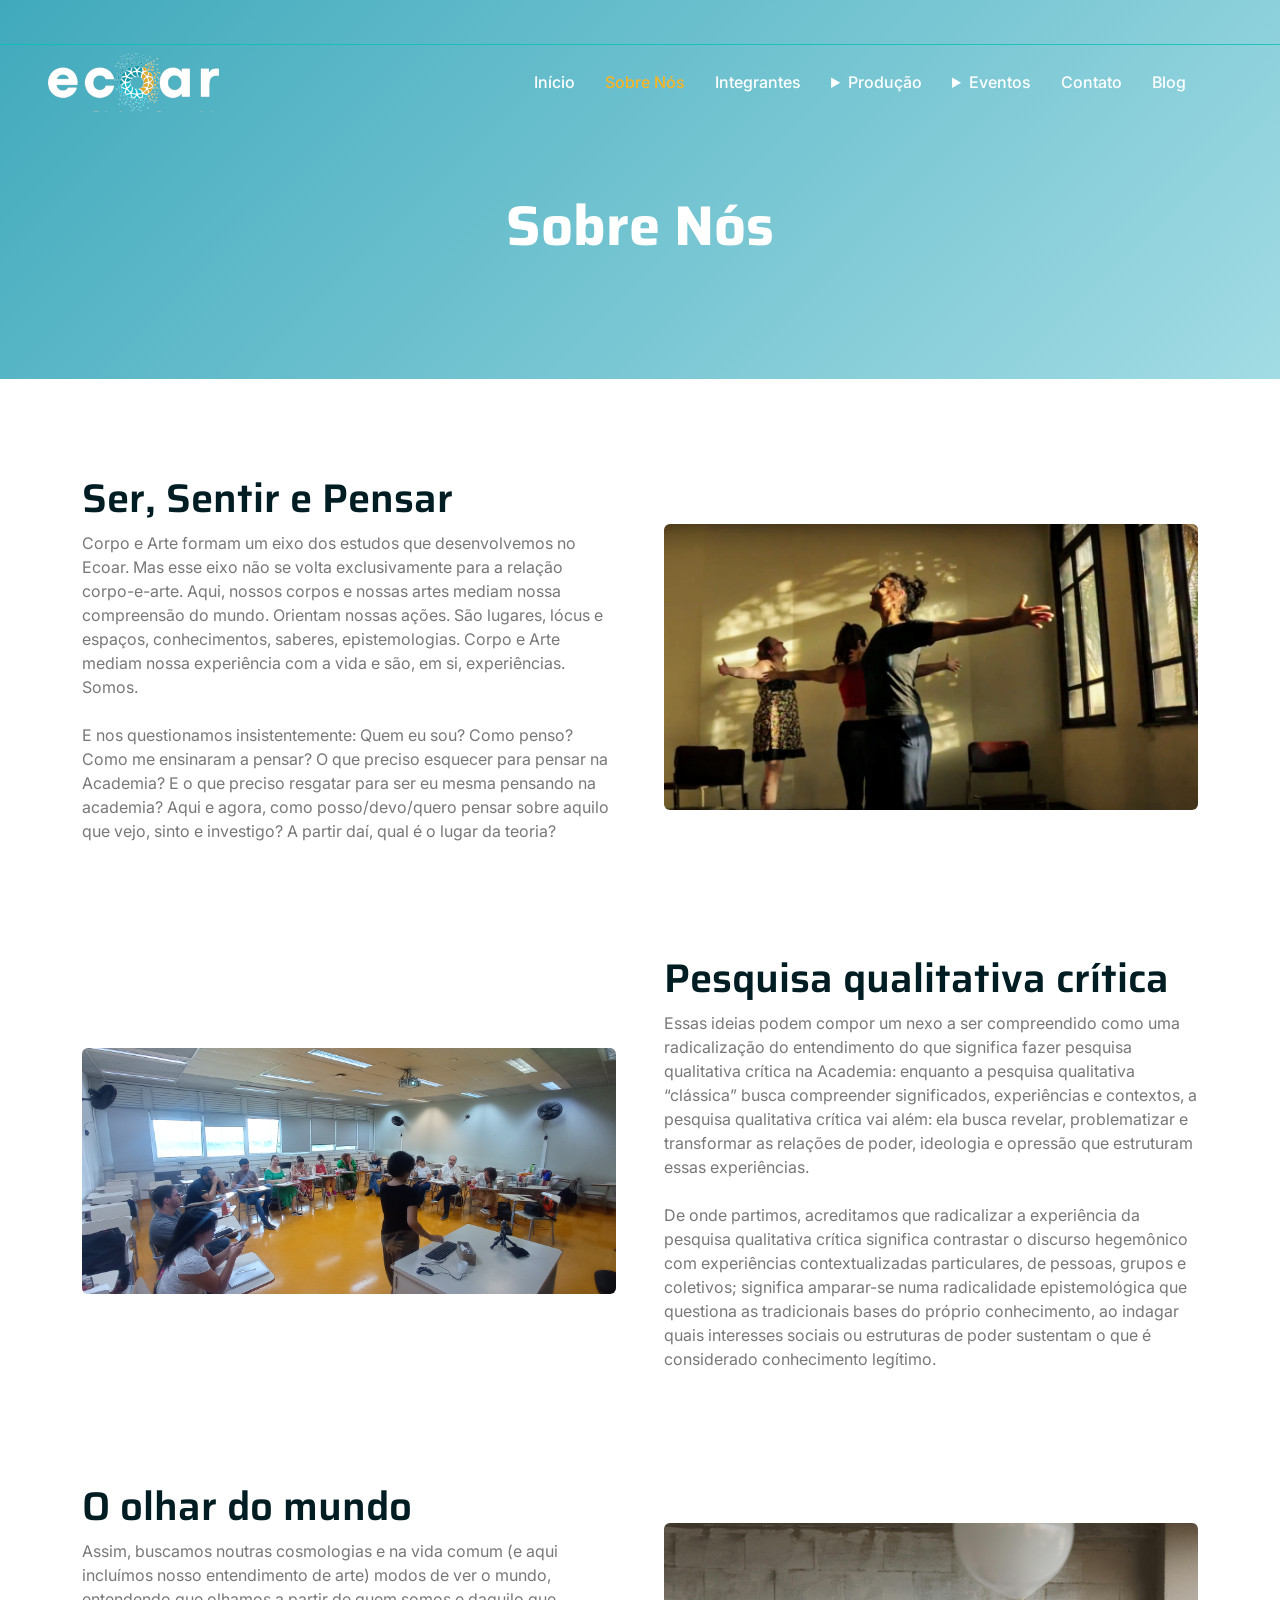
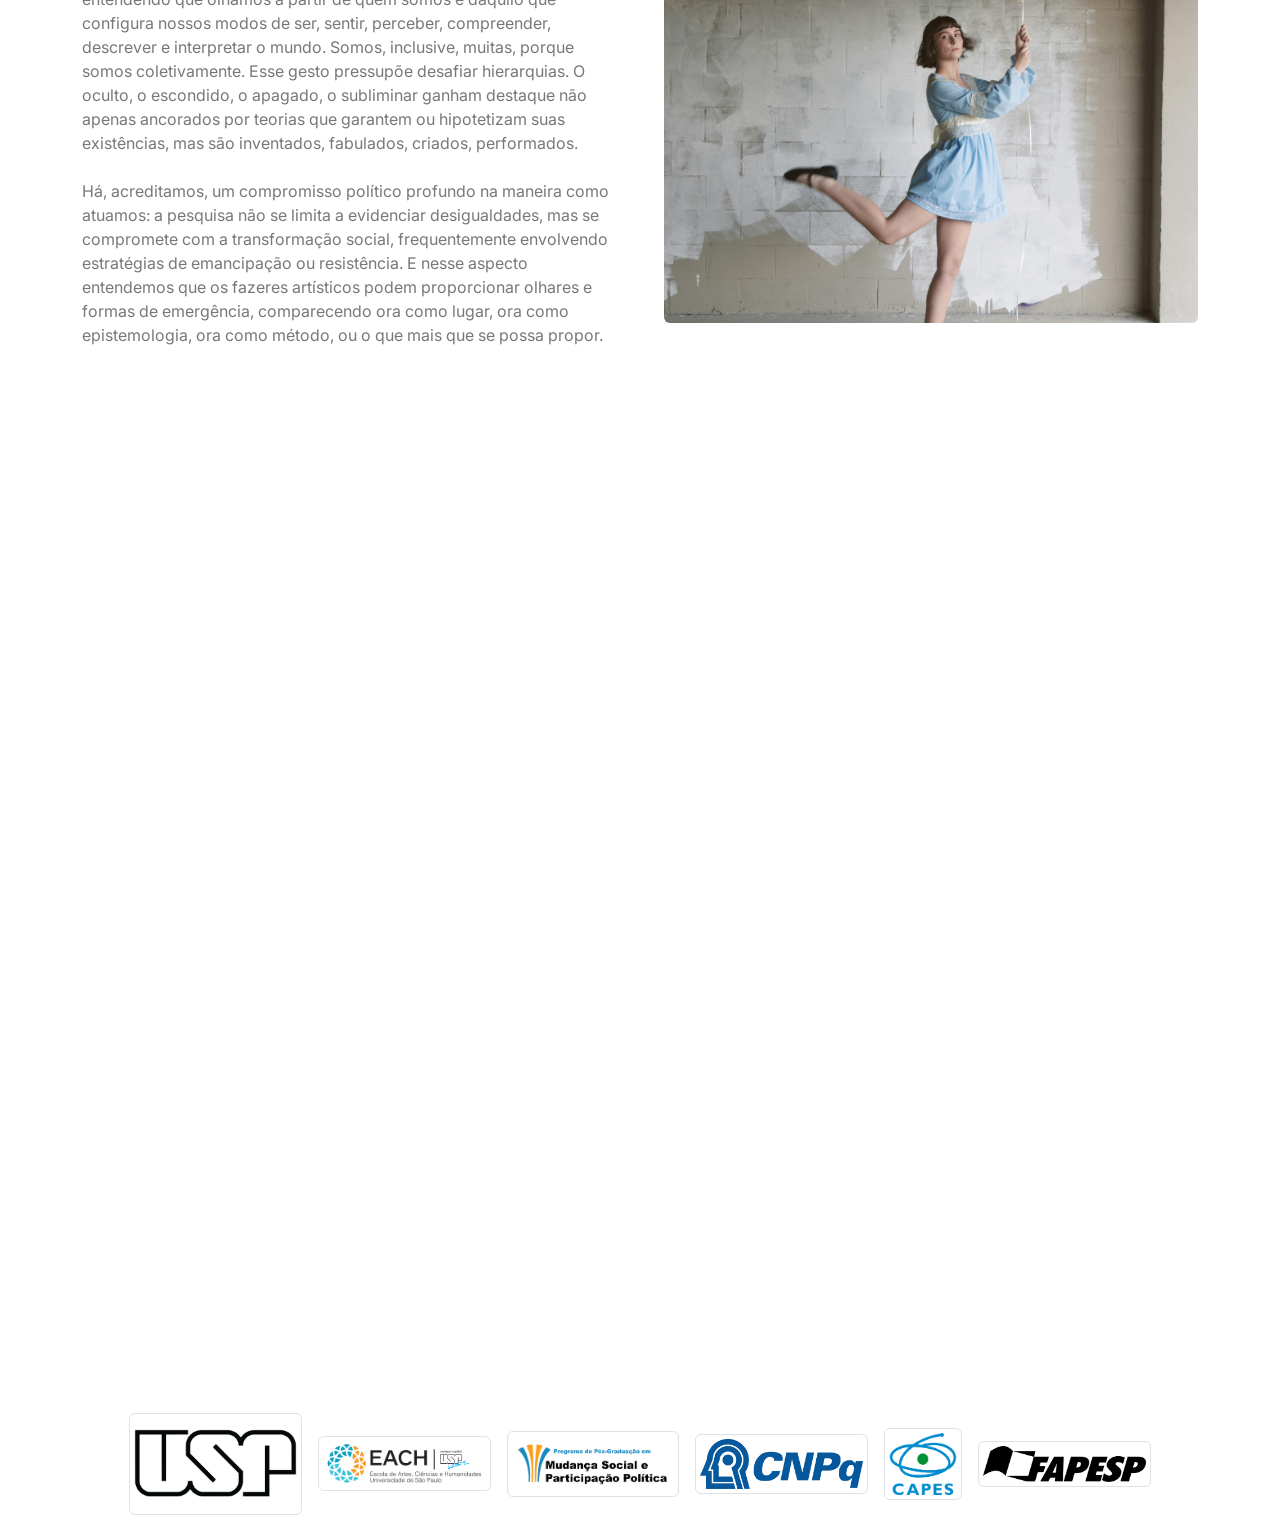
<file: ProjetoUsp - Alunos/public/sobrenos.html>
<!DOCTYPE html>
<html lang="pt-br">

<head>
    <meta charset="utf-8">
    <title>Sobre o Ecoar - USP</title>
    <meta content="width=device-width, initial-scale=1.0" name="viewport">
    <meta name="keywords"
        content="Ecoar USP, pesquisa qualitativa crítica, pesquisas radicalmente qualitativas, pesquisa baseada em artes, epistemologias artísticas, metodologias participativas, metodologias artísticas, pesquisa acadêmica crítica, ProMuSPP, EACH USP, Marilia Velardi, artes e ciências, pesquisa coletiva, epistemologias não hegemônicas">
    <meta name="description"
        content="O Ecoar é um grupo de pesquisa da USP dedicado às pesquisas qualitativas críticas e às investigações baseadas em artes. Trabalha com epistemologias artísticas, metodologias participativas e perspectivas que questionam saberes hegemônicos, integrando arte, corpo e pesquisa para produzir conhecimento situado e transformador.">

    <link href="img/logousp.webp" rel="icon">

    <link rel="preconnect" href="https://fonts.googleapis.com">
    <link rel="preconnect" href="https://fonts.gstatic.com" crossorigin>
    <link
        href="https://fonts.googleapis.com/css2?family=Inter:wght@400;500;600&family=Saira:wght@500;600;700&display=swap"
        rel="stylesheet">

    <link href="https://cdnjs.cloudflare.com/ajax/libs/font-awesome/5.10.0/css/all.min.css" rel="stylesheet">
    <link href="https://cdn.jsdelivr.net/npm/bootstrap-icons@1.4.1/font/bootstrap-icons.css" rel="stylesheet">

    <link href="lib/animate/animate.min.css" rel="stylesheet">
    <link href="lib/owlcarousel/assets/owl.carousel.min.css" rel="stylesheet">
    <link href="css/bootstrap.min.css" rel="stylesheet">
    <link href="css/style.css" rel="stylesheet">
</head>

<body>
    <div id="spinner"
        class="show bg-white position-fixed translate-middle w-100 vh-100 top-50 start-50 d-flex align-items-center justify-content-center">
        <div class="spinner-grow text-primary" role="status"></div>
    </div>



    <div class="container-fluid fixed-top px-0 wow fadeIn" data-wow-delay="0.1s">
        <div class="top-bar text-white-50 row gx-0 align-items-center d-none d-lg-flex">
        </div>

        <nav class="navbar navbar-expand-lg navbar-dark py-lg-0 px-lg-5 wow fadeIn flex-nowrap" data-wow-delay="0.1s">

            <a href="index.html" class="navbar-brand ms-4 ms-lg-0">
                <img src="./img/LogoECOAR.png" class="img-fluid" style="max-height: 60px;" alt="Logo do Ecoar">
            </a>

            <button type="button" class="navbar-toggler me-4" data-bs-toggle="collapse" data-bs-target="#navbarCollapse">
                <span class="navbar-toggler-icon"></span>
            </button>

            <div class="collapse navbar-collapse" id="navbarCollapse">
                <div class="navbar-nav ms-auto p-4 p-lg-0">

                    <a href="index.html" class="nav-item nav-link ">Início</a>
                    <a href="sobrenos.html" class="nav-item nav-link active">Sobre Nós</a>
                    <a href="integrantes.html" class="nav-item nav-link">Integrantes</a>

                    <details class="nav-item nav-link">
                        <summary>Produção</summary>
                        <ul>
                            <li><a href="pesquisas.html">Pesquisas</a></li>
                            <li><a href="textos.html">Textos</a></li>
                        </ul>
                    </details>

                    <details class="nav-item nav-link">
                        <summary>Eventos</summary>
                        <ul>
                            <li><a href="EcoarConVIDA.html">Ecoar ConVIDA</a></li>
                            <li><a href="PrimeiraColoquiAEcoar.html">Primeira ColóquiA Ecoar</a></li>
                            <li><a href="SegundaColoquiAEcoar.html">Segunda ColóquiA Ecoar</a></li>
                        </ul>
                    </details>

                    <a href="contato.html" class="nav-item nav-link">Contato</a>
                    <a href="blog.html" class="nav-item nav-link">Blog</a>

                    <div id="google_translate_element" class="d-flex align-items-center ms-3"></div>

                </div>
            </div>

        </nav>

    </div>
    <div class="container-fluid page-header mb-5 wow fadeIn" data-wow-delay="0.1s">
        <div class="container text-center">
            <h1 class="display-4 text-white animated slideInDown mb-4">Sobre Nós</h1>
        </div>
    </div>

    <div class="container-xxl py-5">
        <div class="container">
            <div class="row g-5 align-items-center">
                <div class="col-md-6 wow fadeIn" data-wow-delay="0.1s">
                    <h1>Ser, Sentir e Pensar</h1>
                    <p class="text-justify-force">Corpo e Arte formam um eixo dos estudos que desenvolvemos no Ecoar. Mas esse eixo não se volta exclusivamente
                        para a relação corpo-e-arte. Aqui, nossos corpos e nossas artes mediam nossa compreensão do mundo. Orientam
                        nossas ações. São lugares, lócus e espaços, conhecimentos, saberes, epistemologias. Corpo e Arte mediam nossa
                        experiência com a vida e são, em si, experiências. Somos. <br><br>E nos questionamos insistentemente: Quem eu sou? Como
                        penso? Como me ensinaram a pensar? O que preciso esquecer para pensar na Academia? E o que preciso resgatar para
                        ser eu mesma pensando na academia? Aqui e agora, como posso/devo/quero pensar sobre aquilo que vejo, sinto e
                        investigo? A partir daí, qual é o lugar da teoria?</p>
                </div>
                <div class="col-md-6 wow fadeIn" data-wow-delay="0.5s">
                    <img src="./img/Figura 2 - Ensaio das atrizes_ Diane Boda, Nathália Bonilha e Sarah Reimann (1).png" class="img-fluid rounded" style="max-height: 400px; width: 100%; object-fit: cover;" alt="Ensaio das atrizes do Ecoar">
                </div>
            </div>
        </div>
    </div>


    <div class="container-xxl py-5">
        <div class="container">
            <div class="row g-5 align-items-center">
                <div class="col-md-6 order-md-1 wow fadeIn" data-wow-delay="0.1s">
                    <img src="./img/reuniao-pessoas2.jpg" class="img-fluid rounded" style="max-height: 400px; width: 100%; object-fit: cover;" alt="Reunião de pessoas do grupo de pesquisa">
                </div>
                <div class="col-md-6 order-md-2 wow fadeIn" data-wow-delay="0.5s">
                    <h1>Pesquisa qualitativa crítica</h1>
                    <p>Essas ideias podem compor um nexo a ser compreendido como uma radicalização do entendimento do que significa
                        fazer pesquisa qualitativa crítica na Academia: enquanto a pesquisa qualitativa “clássica” busca compreender
                        significados, experiências e contextos, a pesquisa qualitativa crítica vai além: ela busca revelar,
                        problematizar e transformar as relações de poder, ideologia e opressão que estruturam essas experiências. <br><br>De
                        onde partimos, acreditamos que radicalizar a experiência da pesquisa qualitativa crítica significa contrastar o
                        discurso hegemônico com experiências contextualizadas particulares, de pessoas, grupos e coletivos; significa
                        amparar-se numa radicalidade epistemológica que questiona as tradicionais bases do próprio conhecimento, ao
                        indagar quais interesses sociais ou estruturas de poder sustentam o que é considerado conhecimento legítimo.
                    </p>
                </div>
            </div>
        </div>
    </div>


    <div class="container-xxl py-5">
        <div class="container">
            <div class="row g-5 align-items-center">
                <div class="col-md-6 wow fadeIn" data-wow-delay="0.1s">
                    <h1>O olhar do mundo</h1>
                    <p>Assim, buscamos noutras cosmologias e na vida comum (e aqui incluímos nosso entendimento de arte) modos de ver
                        o mundo, entendendo que olhamos a partir de quem somos e daquilo que configura nossos modos de ser, sentir,
                        perceber, compreender, descrever e interpretar o mundo. Somos, inclusive, muitas, porque somos coletivamente.
                        Esse gesto pressupõe desafiar hierarquias. O oculto, o escondido, o apagado, o subliminar ganham destaque não
                        apenas ancorados por teorias que garantem ou hipotetizam suas existências, mas são inventados, fabulados,
                        criados, performados.
                        <br><br>Há, acreditamos, um compromisso político profundo na maneira como atuamos: a pesquisa não se limita a
                        evidenciar desigualdades, mas se compromete com a transformação social, frequentemente envolvendo estratégias de
                        emancipação ou resistência. E nesse aspecto entendemos que os fazeres artísticos podem proporcionar olhares e
                        formas de emergência, comparecendo ora como lugar, ora como epistemologia, ora como método, ou o que mais que se
                        possa propor.</p>
                </div>
                <div class="col-md-6 wow fadeIn" data-wow-delay="0.5s">
                    <img src="./img/mulher-balao.jpg" class="img-fluid rounded" style="max-height: 400px; width: 100%; object-fit: cover;" alt="Mulher com balão em fotografia artística">
                </div>
            </div>
        </div>
    </div>


    <div class="container-xxl py-5">
        <div class="container">
            <div class="row g-5 align-items-center">
                <div class="col-md-6 order-md-1 wow fadeIn" data-wow-delay="0.1s">
                    <img src="./img/fotografia-mulher-deitada.jpeg" class="img-fluid rounded" style="max-height: 400px; width: 100%; object-fit: cover;" alt="Fotografia de mulher deitada">
                </div>
                <div class="col-md-6 order-md-2 wow fadeIn" data-wow-delay="0.5s">
                    <h1>Metodologia</h1>
                    <p>Metodologias artísticas, participativas, extensivas envolvem uma coletividade de pessoas como co-pesquisadoras
                        – inclusive teóricos e teóricas; lidar com os materiais significa também criar, dialogar e construir sentidos
                        coletivamente. E é essa coletividade que nos move a denunciar, criar posicionamento, propor mudança e
                        transformação, alimentando continuamente, o questionamento das relações de poder entre quem pesquisa e aquilo
                        que investiga, entre teoria e prática, entre universidade e comunidade.</p>
                </div>
            </div>
        </div>
    </div>

    <div vw class="enabled">
        <div vw-access-button class="active"></div>
        <div vw-plugin-wrapper>
            <div class="vw-plugin-top-wrapper"></div>
        </div>
    </div>
    <script src="https://vlibras.gov.br/app/vlibras-plugin.js"></script>
    <script>
        new window.VLibras.Widget('https://vlibras.gov.br/app');
    </script>

    <div class="container-fluid bg-dark text-white-50 footer mt-5 pt-5 wow fadeIn" data-wow-delay="0.1s">
        <div class="container py-5">
            <div class="row g-5">
                <div class="col-lg-3 col-md-6">
                    <div class="col-md-8 text-center">
                        <img src="./img/LogoECOAR.png" class="img-fluid" alt="Logo do Ecoar">
                    </div>
                    <p><br>Grupo ECOAR – Estudos em Corpo e Arte <br><br>
                        <a href="https://www5.each.usp.br">EACH – Escola de Artes, Ciências e Humanidades da Universidade de São
                            Paulo.</a>
                    </p>

                    <div class="d-flex pt-2">
                        <a class="btn btn-square me-1" href="https://www.facebook.com/pesquisaqualiemcena"><i
                                class="fab fa-facebook-f"></i></a>
                        <a class="btn btn-square me-1" href="https://www.youtube.com/@ecoarusp5628"><i
                                class="fab fa-youtube"></i></a>
                        <a class="btn btn-square me-0" href="https://www.instagram.com/ecoar.usp/"><i
                                class="fab fa-instagram"></i></a>
                    </div>

                </div>
                <div class="col-lg-3 col-md-6">
                    <h5 class="text-light mb-4">Endereço</h5>
                    <p><i class="fa fa-map-marker-alt me-3"></i>Av. Arlindo Béttio, 1000 – Ermelino Matarazzo, São Paulo – SP</p>
                    <p><i class="fa fa-envelope me-3"></i>ecoar.usp@gmail.com</p>
                </div>
                <div class="col-lg-3 col-md-6">
                    <h5 class="text-light mb-4">Acesso Rápido</h5>
                    <a class="btn btn-link" href="">Início</a>
                    <a class="btn btn-link" href="">Sobre Nós</a>
                    <a class="btn btn-link" href="">Integrantes</a>
                    <details class="nav-item nav-link">
                        <summary>Produção</summary>
                        <ul>
                            <li><a href="pesquisas.html">Pesquisas</a></li>
                            <li><a href="textos.html">Textos</a></li>

                        </ul>
                    </details>
                    <details class="nav-item nav-link">
                        <summary>Eventos</summary>
                        <ul>
                            <li><a href="EcoarConVIDA.html">Ecoar ConVIDA</a></li>
                            <li><a href="PrimeiraColoquiAEcoar.html">Primeira ColóquiA Ecoar</a></li>
                            <li><a href="SegundaColoquiAEcoar.html">Segunda ColóquiA Ecoar</a></li>
                        </ul>
                    </details>
                    <a class="btn btn-link" href="contato.html">Contato</a>
                    <a class="btn btn-link" href="blog.html">Blog</a>
                    <a class="btn btn-link" href="politicaprivacidade.html">Política de Privacidade</a>
                </div>
                <div class="col-lg-3 col-md-6">
                    <h5 class="text-light mb-4">Newsletter</h5>
                    <p>Inscreva-se em nossa Newsletter e acompanhe nossos projetos.</p>
                    <div class="position-relative mx-auto" style="max-width: 400px;">
                        <input class="form-control bg-transparent w-100 py-3 ps-4 pe-5" type="email" placeholder="Email">
                        <button type="button"
                            class="btn btn-primary py-2 position-absolute top-0 end-0 mt-2 me-2">Inscrever</button>
                    </div>
                </div>
            </div>
        </div>

    </div>

    <div class="container text-center">
        <div class="row justify-content-center align-items-center g-3">

            <div class="col-md-2">
                <img src="./img/LogoUSP.jpg" class="img-thumbnail" alt="Logo da USP">
            </div>

            <div class="col-md-2">
                <img src="./img/LogoEACH.png" class="img-thumbnail" alt="Logo da EACH">
            </div>

            <div class="col-md-2">
                <img src="./img/LogoProMuSPP.png" class="img-thumbnail" alt="Logo da ProMuSPP">
            </div>

            <div class="col-md-2">
                <img src="./img/LogoCNPq.jpg" class="img-thumbnail" alt="Logo do CNPq">
            </div>

            <div class="col-md-1">
                <img src="./img/LogoCAPESP.png" class="img-thumbnail" alt="Logo da CAPES">
            </div>

            <div class="col-md-2">
                <img src="./img/LogoFAPESP.png" class="img-thumbnail" alt="Logo da FAPESP">
            </div>

        </div>
    </div>

    <script src="https://code.jquery.com/jquery-3.4.1.min.js"></script>
    <script src="https://cdn.jsdelivr.net/npm/bootstrap@5.0.0/dist/js/bootstrap.bundle.min.js"></script>
    <script src="lib/wow/wow.min.js"></script>
    <script src="lib/easing/easing.min.js"></script>
    <script src="lib/waypoints/waypoints.min.js"></script>
    <script src="lib/owlcarousel/owl.carousel.min.js"></script>
    <script src="lib/parallax/parallax.min.js"></script>
    <script src="js/main.js"></script>

    <script type="text/javascript">
        function googleTranslateElementInit() {
            new google.translate.TranslateElement(
                {
                    pageLanguage: 'pt-br',
                    includedLanguages: 'en,pt,es,fr,de',
                    autoDisplay: true
                },
                'google_translate_element'
            );
        }
    </script>
    </body>

</html>
</file>
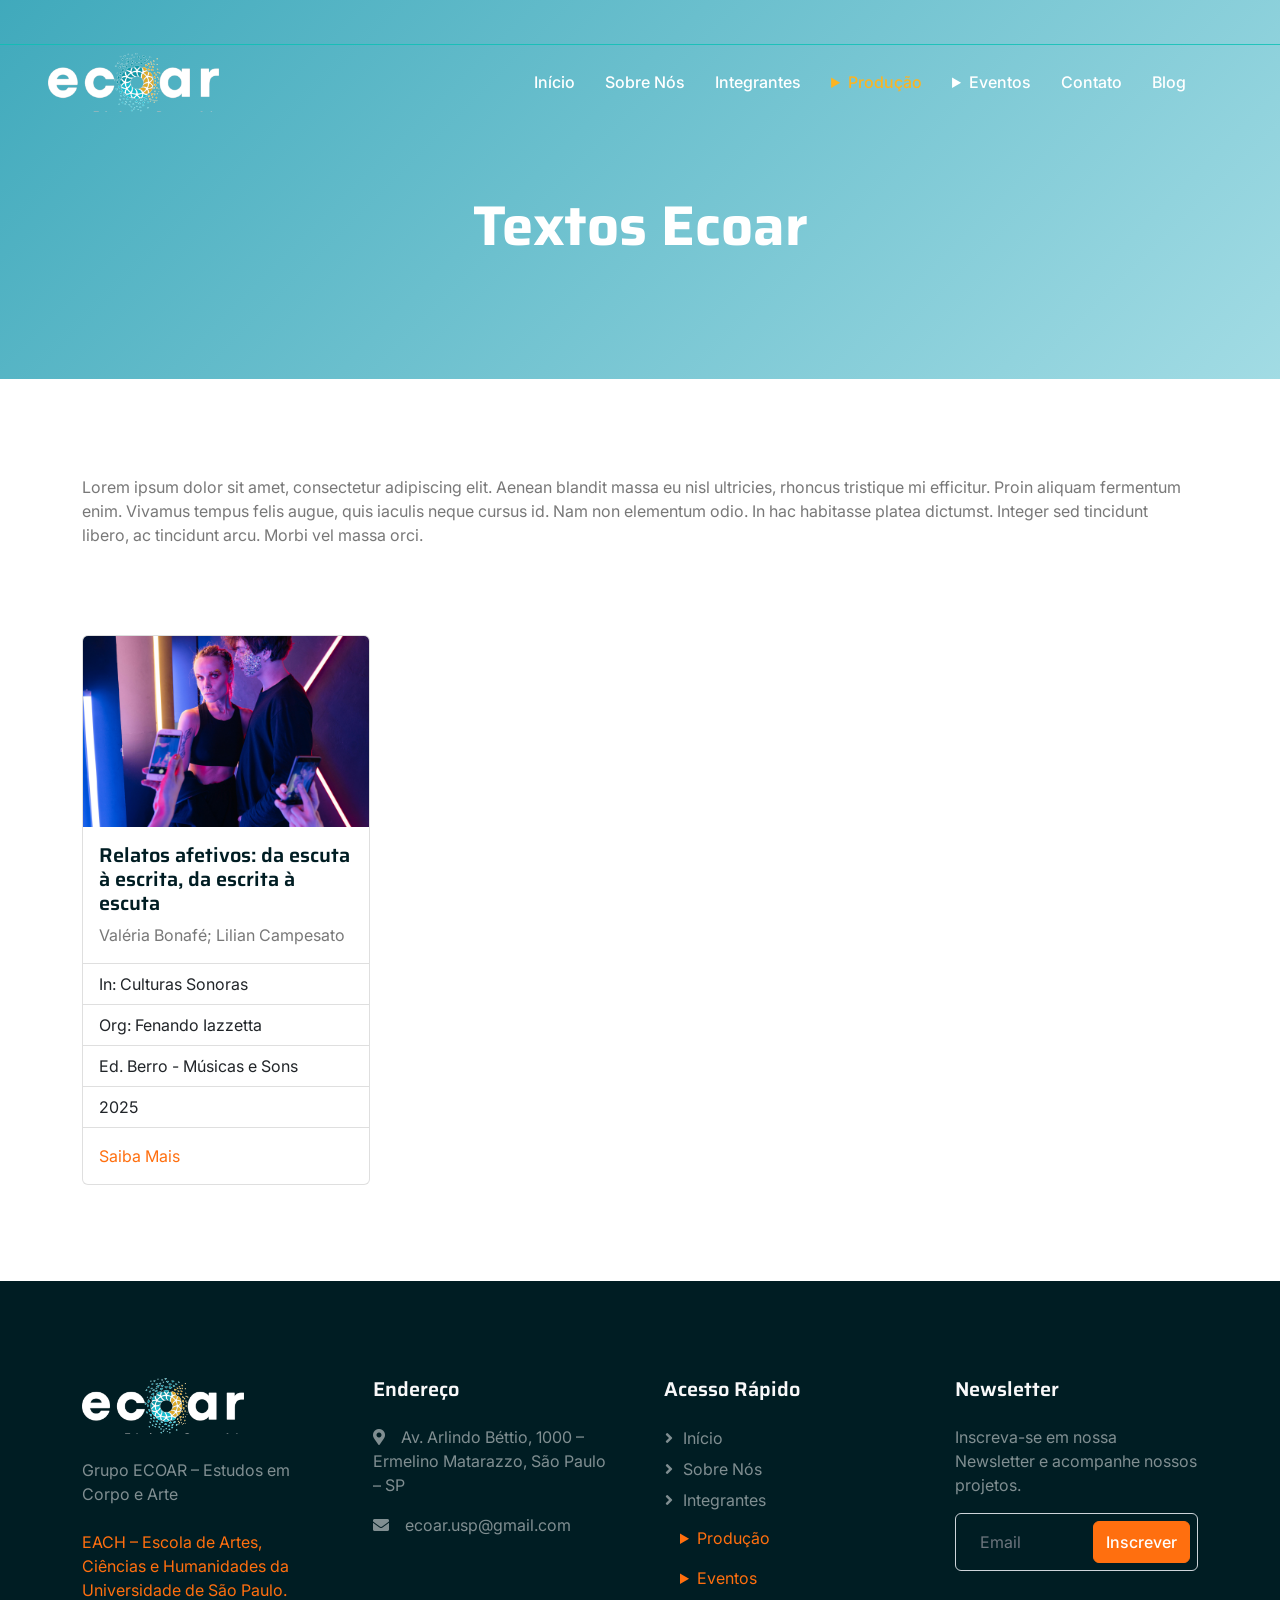
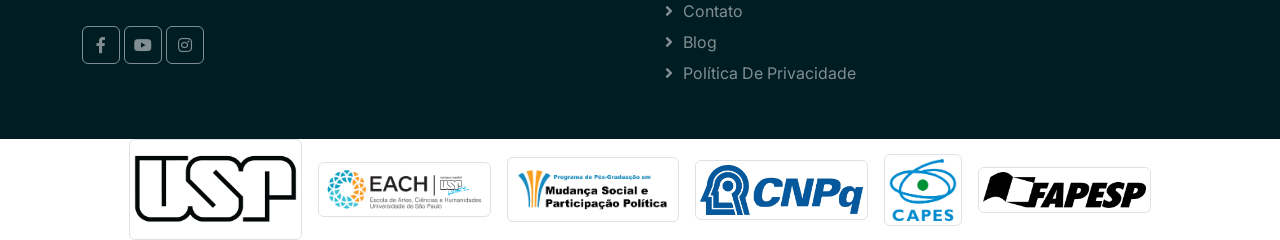
<file: ProjetoUsp - Alunos/public/textos.html>
<!DOCTYPE html>
<html lang="pt-br">

<head>
    <meta charset="utf-8">
    <title>Textos do Ecoar - USP</title>
    <meta content="width=device-width, initial-scale=1.0" name="viewport">
<meta name="keywords" content="Ecoar USP, pesquisa qualitativa crítica, pesquisas radicalmente qualitativas, pesquisa baseada em artes, epistemologias artísticas, metodologias participativas, metodologias artísticas, pesquisa acadêmica crítica, ProMuSPP, EACH USP, Marilia Velardi, artes e ciências, pesquisa coletiva, epistemologias não hegemônicas">
<meta name="description" content="O Ecoar é um grupo de pesquisa da USP dedicado às pesquisas qualitativas críticas e às investigações baseadas em artes. Trabalha com epistemologias artísticas, metodologias participativas e perspectivas que questionam saberes hegemônicos, integrando arte, corpo e pesquisa para produzir conhecimento situado e transformador.">

    <!-- Favicon -->
    <link href="img/logousp.webp" rel="icon">

    <!-- Google Web Fonts -->
    <link rel="preconnect" href="https://fonts.googleapis.com">
    <link rel="preconnect" href="https://fonts.gstatic.com" crossorigin>
    <link
        href="https://fonts.googleapis.com/css2?family=Inter:wght@400;500;600&family=Saira:wght@500;600;700&display=swap"
        rel="stylesheet">

    <!-- Icones -->
    <link href="https://cdnjs.cloudflare.com/ajax/libs/font-awesome/5.10.0/css/all.min.css" rel="stylesheet">
    <link href="https://cdn.jsdelivr.net/npm/bootstrap-icons@1.4.1/font/bootstrap-icons.css" rel="stylesheet">

    <!-- Bibliotecas css e bootstrap -->
    <link href="lib/animate/animate.min.css" rel="stylesheet">
    <link href="lib/owlcarousel/assets/owl.carousel.min.css" rel="stylesheet">
    <link href="css/bootstrap.min.css" rel="stylesheet">
    <link href="css/style.css" rel="stylesheet">
</head>

<body>
    <!-- Animacao de carregamento -->
    <div id="spinner"
        class="show bg-white position-fixed translate-middle w-100 vh-100 top-50 start-50 d-flex align-items-center justify-content-center">
        <div class="spinner-grow text-primary" role="status"></div>
    </div>



    <!-- Navbar -->
    <div class="container-fluid fixed-top px-0 wow fadeIn" data-wow-delay="0.1s">
        <div class="top-bar text-white-50 row gx-0 align-items-center d-none d-lg-flex">
        </div>

        <nav class="navbar navbar-expand-lg navbar-dark py-lg-0 px-lg-5 wow fadeIn flex-nowrap" data-wow-delay="0.1s">
    
    <a href="index.html" class="navbar-brand ms-4 ms-lg-0">
        <img src="./img/LogoECOAR.png" class="img-fluid" style="max-height: 60px;" alt="Logo do Ecoar">
    </a>

    <button type="button" class="navbar-toggler me-4" data-bs-toggle="collapse"
        data-bs-target="#navbarCollapse">
        <span class="navbar-toggler-icon"></span>
    </button>

    <div class="collapse navbar-collapse" id="navbarCollapse">
        <div class="navbar-nav ms-auto p-4 p-lg-0">

            <a href="index.html" class="nav-item nav-link">Início</a>
            <a href="sobrenos.html" class="nav-item nav-link">Sobre Nós</a>
            <a href="integrantes.html" class="nav-item nav-link">Integrantes</a>

            <details class="nav-item nav-link active">
                <summary>Produção</summary>
                <ul>
                    <li><a href="pesquisas.html">Pesquisas</a></li>
                    <li><a href="textos.html">Textos</a></li>
                </ul>
            </details>

            <details class="nav-item nav-link">
                <summary>Eventos</summary>
                <ul>
                    <li><a href="EcoarConVIDA.html">Ecoar ConVIDA</a></li>
                    <li><a href="PrimeiraColoquiAEcoar.html">Primeira ColóquiA Ecoar</a></li>
                    <li><a href="SegundaColoquiAEcoar.html">Segunda ColóquiA Ecoar</a></li>
                </ul>
            </details>

            <a href="contato.html" class="nav-item nav-link">Contato</a>
            <a href="blog.html" class="nav-item nav-link">Blog</a>

            <div id="google_translate_element" class="d-flex align-items-center ms-3"></div>

        </div>
    </div>

</nav>

    </div>
    <!-- Navbar fim -->


       <!-- exemplo Header opcional -->
    <div class="container-fluid page-header mb-5 wow fadeIn" data-wow-delay="0.1s">
        <div class="container text-center">
            <h1 class="display-4 text-white animated slideInDown mb-4">Textos Ecoar</h1>
        </div>
    </div>

    <!-- aqui vcs vao colocar o conteudo q o pessoal da usp passou -->

    <div class="container-xxl py-5">
        <div class="container">
<!-- lembtando q tem q ser fotos e textos-->

<!-- apaguem dps e so demonstrativo -->

 <p>Lorem ipsum dolor sit amet, consectetur adipiscing elit. Aenean blandit massa eu nisl ultricies, rhoncus tristique mi efficitur. Proin aliquam fermentum enim. Vivamus tempus felis augue, quis iaculis neque cursus id. Nam non elementum odio. In hac habitasse platea dictumst. Integer sed tincidunt libero, ac tincidunt arcu. Morbi vel massa orci. </p>

 <br><br><br>
<!-- vcs podem usar esse exemplo de card do bootstrap se quiserem e so ajustar -->

<!-- comeco do card -->
<div class="card" style="width: 18rem;">
  <img src="./img/Exemplo3.jpg" class="card-img-top" alt="...">
  <div class="card-body">
    <h5 class="card-title">Relatos afetivos: da escuta à escrita, da escrita à escuta</h5>
    <p class="card-text">Valéria Bonafé; Lilian Campesato</p>
  </div>
  <ul class="list-group list-group-flush">
    <li class="list-group-item">In: Culturas Sonoras</li>
    <li class="list-group-item">Org: Fenando Iazzetta</li>
    <li class="list-group-item">Ed. Berro - Músicas e Sons</li>
    <li class="list-group-item">2025</li>
  </ul>
  <div class="card-body">
    <a href="https://berro.eca.usp.br/" class="card-link">Saiba Mais</a>
  </div>
</div>
<!-- fim do card -->


 <!--  -->
        </div>
    </div>


    <!-- Comeco do Footer -->

    <!-- vlibras -->
     <div vw class="enabled">
    <div vw-access-button class="active"></div>
    <div vw-plugin-wrapper>
      <div class="vw-plugin-top-wrapper"></div>
    </div>
  </div>
  <script src="https://vlibras.gov.br/app/vlibras-plugin.js"></script>
  <script>
    new window.VLibras.Widget('https://vlibras.gov.br/app');
  </script>


    <!-- conteudo -->
    <div class="container-fluid bg-dark text-white-50 footer mt-5 pt-5 wow fadeIn" data-wow-delay="0.1s">
        <div class="container py-5">
            <div class="row g-5">
                <div class="col-lg-3 col-md-6">
<div class="col-md-8 text-center">
  <img src="./img/LogoECOAR.png" class="img-fluid" alt="Logo do Ecoar">
</div>
                    <p><br>Grupo ECOAR – Estudos em Corpo e Arte <br><br>
<a href="https://www5.each.usp.br">EACH – Escola de Artes, Ciências e Humanidades da Universidade de São Paulo.</a></p>

<!-- redes sociais do projeto -->
                    <div class="d-flex pt-2">
                        <a class="btn btn-square me-1" href="https://www.facebook.com/pesquisaqualiemcena"><i class="fab fa-facebook-f"></i></a>
                        <a class="btn btn-square me-1" href="https://www.youtube.com/@ecoarusp5628"><i class="fab fa-youtube"></i></a>
                        <a class="btn btn-square me-0" href="https://www.instagram.com/ecoar.usp/"><i class="fab fa-instagram"></i></a>
                    </div>


                </div>
                <div class="col-lg-3 col-md-6">
                    <h5 class="text-light mb-4">Endereço</h5>
                    <p><i class="fa fa-map-marker-alt me-3"></i>Av. Arlindo Béttio, 1000 – Ermelino Matarazzo, São Paulo – SP</p>
                    <p><i class="fa fa-envelope me-3"></i>ecoar.usp@gmail.com</p>
                </div>
                <div class="col-lg-3 col-md-6">
                    <h5 class="text-light mb-4">Acesso Rápido</h5>
                    <a class="btn btn-link" href="">Início</a>
                    <a class="btn btn-link" href="">Sobre Nós</a>
                    <a class="btn btn-link" href="">Integrantes</a>
                    <details  class="nav-item nav-link">
    <summary>Produção</summary>
    <ul>
      <li><a href="pesquisas.html">Pesquisas</a></li>
      <li><a href="textos.html">Textos</a></li>
       
    </ul>
  </details>
                    <details  class="nav-item nav-link">
    <summary>Eventos</summary>
    <ul>
      <li><a href="EcoarConVIDA.html">Ecoar ConVIDA</a></li>
      <li><a href="PrimeiraColoquiAEcoar.html">Primeira ColóquiA Ecoar</a></li>
      <li><a href="SegundaColoquiAEcoar.html">Segunda ColóquiA Ecoar</a></li>
    </ul>
  </details>
                    <a class="btn btn-link" href="contato.html">Contato</a>
                    <a class="btn btn-link" href="blog.html">Blog</a>
                    <a class="btn btn-link" href="politicaprivacidade.html">Política de Privacidade</a>
                </div>
                <div class="col-lg-3 col-md-6">
                    <h5 class="text-light mb-4">Newsletter</h5>
                    <p>Inscreva-se em nossa Newsletter e acompanhe nossos projetos.</p>
                    <div class="position-relative mx-auto" style="max-width: 400px;">
                        <input class="form-control bg-transparent w-100 py-3 ps-4 pe-5" type="email"
                            placeholder="Email">
                        <button type="button"
                            class="btn btn-primary py-2 position-absolute top-0 end-0 mt-2 me-2">Inscrever</button>
                    </div>
                </div>
            </div>
        </div>

    </div>
        <!-- parte de baixo do footer com as imagens da usp -->

        <div class="container text-center">
  <div class="row justify-content-center align-items-center g-3">

    <div class="col-md-2">
      <img src="./img/LogoUSP.jpg" class="img-thumbnail" alt="Logo da USP">
    </div>

    <div class="col-md-2">
      <img src="./img/LogoEACH.png" class="img-thumbnail" alt="Logo da EACH">
    </div>

    <div class="col-md-2">
      <img src="./img/LogoProMuSPP.png" class="img-thumbnail" alt="Logo da ProMuSPP">
    </div>

    <div class="col-md-2">
      <img src="./img/LogoCNPq.jpg" class="img-thumbnail" alt="Logo do CNPq">
    </div>

    <div class="col-md-1">
      <img src="./img/LogoCAPESP.png" class="img-thumbnail" alt="Logo da CAPES">
    </div>

    <div class="col-md-2">
      <img src="./img/LogoFAPESP.png" class="img-thumbnail" alt="Logo da FAPESP">
    </div>

  </div>
</div>

    <!-- Final do footer -->

    <!-- Bibliotecas JavaScript -->
    <script src="https://code.jquery.com/jquery-3.4.1.min.js"></script>
    <script src="https://cdn.jsdelivr.net/npm/bootstrap@5.0.0/dist/js/bootstrap.bundle.min.js"></script>
    <script src="lib/wow/wow.min.js"></script>
    <script src="lib/easing/easing.min.js"></script>
    <script src="lib/waypoints/waypoints.min.js"></script>
    <script src="lib/owlcarousel/owl.carousel.min.js"></script>
    <script src="lib/parallax/parallax.min.js"></script>
    <script src="js/main.js"></script>



    <!-- google tradutor -->
     <script type="text/javascript">
function googleTranslateElementInit() {
  new google.translate.TranslateElement(
    {
      pageLanguage: 'pt-br',      
      includedLanguages: 'en,pt,es,fr,de',  // idiomas que você quer permitir
      autoDisplay: true
    }, 
    'google_translate_element'
  );
}
</script>

</body>

</html>
</file>
<file: ProjetoUsp - Alunos/public/css/style.css>
:root {
    --primary: #fcb421;
    --secondary: #FFf;
    --light: #F8F8F9;
    --dark: #001D23;
}

.back-to-top {
    position: fixed;
    display: none;
    right: 30px;
    bottom: 30px;
    z-index: 99;
}

.navbar-brand img {
    max-height: 200px;
    width: auto;
}

/* barra do tradutor // gambiarra da v1 */
#google_translate_element select {
    border-radius: 6px;
    padding: 6px;
    border: 1px solid #ccc;
}

.language-switcher img {
    width: 28px;
    height: auto;
    cursor: pointer;
    margin-right: 8px;
    transition: transform 0.2s ease;
}

.language-switcher img:hover {
    transform: scale(1.15);
}



/* Spinner  par quando a tela demorar de carregar*/
#spinner {
    opacity: 0;
    visibility: hidden;
    transition: opacity .5s ease-out, visibility 0s linear .5s;
    z-index: 99999;
}

#spinner.show {
    transition: opacity .5s ease-out, visibility 0s linear 0s;
    visibility: visible;
    opacity: 1;
}


/* Botoes */
.btn {
    font-weight: 500;
    -moz-transition: all 0.5s;
    -webkit-transition: all 0.5s;
    transition: all 0.5s;
}

.btn:hover {
    color: var(--primary);
    -moz-transform: scale(1.2);
    -webkit-transform: scale(1.2);
    transform: scale(1.2);
}

.btn.btn-primary,
.btn.btn-outline-primary:hover {
    color: #FFFFFF;
}

.btn.btn-primary:hover {
    color: var(--primary);
    background: transparent;
}

.btn-square {
    width: 38px;
    height: 38px;
}

.btn-sm-square {
    width: 32px;
    height: 32px;
}

.btn-lg-square {
    width: 48px;
    height: 48px;
}

.btn-square,
.btn-sm-square,
.btn-lg-square {
    padding: 0;
    display: flex;
    align-items: center;
    justify-content: center;
    font-weight: normal;
}


/* Navbar */
.fixed-top {
    transition: .5s;
}

.top-bar {
    height: 45px;
    border-bottom: 1px solid rgba(10, 193, 180, 0.812);
}

.navbar .dropdown-toggle::after {
    border: none;
    content: "\f107";
    font-family: "Font Awesome 5 Free";
    font-weight: 900;
    vertical-align: middle;
    margin-left: 8px;
}

.navbar .navbar-nav .nav-link {
    margin-right: 30px;
    padding: 25px 0;
    color: #FFFFFF;
    font-weight: 500;
    outline: none;
}

.navbar .navbar-nav .nav-link:hover,
.navbar .navbar-nav .nav-link.active {
    color: var(--primary);
}

@media (max-width: 991.98px) {
    .navbar .navbar-nav {
        margin-top: 10px;
        border-bottom: 1px solid rgba(10, 193, 180, 0.812);
        background: var(--dark);
    }

    .navbar .navbar-nav .nav-link {
        padding: 10px 0;
    }
}

@media (min-width: 992px) {
    .navbar .nav-item .dropdown-menu {
        display: block;
        visibility: hidden;
        top: 100%;
        transform: rotateX(-75deg);
        transform-origin: 0% 0%;
        transition: .5s;
        opacity: 0;
    }

    .navbar .nav-item:hover .dropdown-menu {
        transform: rotateX(0deg);
        visibility: visible;
        transition: .5s;
        opacity: 1;
    }
}


/* Header */
.carousel-caption {
    top: 0;
    left: 0;
    right: 0;
    bottom: 0;
    display: flex;
    align-items: center;
    justify-content: center;
    text-align: center;
    background: linear-gradient(135deg, rgba(16, 148, 171, 0.8), rgba(100, 196, 210, 0.6));
    z-index: 1;
}

.carousel-control-prev,
.carousel-control-next {
    width: 15%;
}

.carousel-control-prev-icon,
.carousel-control-next-icon {
    width: 3rem;
    height: 3rem;
    background-color: var(--dark);
    border: 12px solid var(--dark);
    border-radius: 3rem;
}

@media (max-width: 768px) {
    #header-carousel .carousel-item {
        position: relative;
        min-height: 450px;
    }

    #header-carousel .carousel-item img {
        position: absolute;
        width: 100%;
        height: 100%;
        object-fit: cover;
    }
}

.page-header {
    padding-top: 12rem;
    padding-bottom: 6rem;
    background: linear-gradient(135deg, rgba(16, 148, 171, 0.8), rgba(100, 196, 210, 0.6));
    background-size: cover;
}

.page-header .breadcrumb-item+.breadcrumb-item::before {
    color: #999999;
}


/*** Causes ***/
.causes-item .progress {
    height: 5px;
    border-radius: 0;
    overflow: visible;
}

.causes-item .progress .progress-bar {
    position: relative;
    overflow: visible;
    width: 0px;
    border-radius: 0;
    transition: 5s;
}

.causes-item .progress .progress-bar span {
    position: absolute;
    top: -7px;
    right: 0;
    width: 40px;
    height: 19px;
    display: flex;
    align-items: center;
    justify-content: center;
    font-size: 12px;
    background: var(--primary);
    color: #FFFFFF;
}

.causes-item .causes-overlay {
    position: absolute;
    width: 100%;
    height: 0;
    top: 0;
    left: 0;
    display: flex;
    align-items: center;
    justify-content: center;
    background: linear-gradient(135deg, rgba(16, 148, 171, 0.8), rgba(100, 196, 210, 0.8));
    overflow: hidden;
    opacity: 0;
    transition: .5s;
}

.causes-item:hover .causes-overlay {
    height: 100%;
    opacity: 1;
}

.service-item {
    box-shadow: 0 0 45px rgba(0, 0, 0, .06);
}

.donate {
    background: linear-gradient(135deg, rgba(16, 148, 171, 0.8), rgba(100, 196, 210, 0.6));
}

.btn-group .btn-light:hover,
.btn-group input[type="radio"]:checked+label {
    color: var(--primary);
    border-color: var(--primary);
}


/* Equipe */
.team-item img {
    position: relative;
    top: 0;
    transition: .5s;
}

.team-item:hover img {
    top: -30px;
}

.team-item .team-text {
    position: relative;
    height: 100px;
    transition: .5s;
}

.team-item:hover .team-text {
    margin-top: -60px;
    height: 160px;
}

.team-item .team-text .team-social {
    opacity: 0;
    transition: .5s;
}

.team-item:hover .team-text .team-social {
    opacity: 1;
}

.team-item .team-social .btn {
    display: inline-flex;
    color: var(--primary);
    background: #FFFFFF;
    border-radius: 40px;
}

.team-item .team-social .btn:hover {
    color: #FFFFFF;
    background: var(--primary);
}


/* Testemunhos */
.testimonial-carousel::before {
    position: absolute;
    content: "";
    top: 0;
    left: 0;
    height: 100%;
    width: 0;
    background: linear-gradient(to right, rgba(255, 255, 255, 1) 0%, rgba(255, 255, 255, 0) 100%);
    z-index: 1;
}

.testimonial-carousel::after {
    position: absolute;
    content: "";
    top: 0;
    right: 0;
    height: 100%;
    width: 0;
    background: linear-gradient(to left, rgba(255, 255, 255, 1) 0%, rgba(255, 255, 255, 0) 100%);
    z-index: 1;
}

@media (min-width: 768px) {

    .testimonial-carousel::before,
    .testimonial-carousel::after {
        width: 200px;
    }
}

@media (min-width: 992px) {

    .testimonial-carousel::before,
    .testimonial-carousel::after {
        width: 300px;
    }
}

.testimonial-carousel .owl-item .testimonial-text {
    background: var(--light);
    transform: scale(.8);
    transition: .5s;
}

.testimonial-carousel .owl-item.center .testimonial-text {
    background: var(--primary);
    transform: scale(1);
}


.testimonial-carousel .owl-item.center .testimonial-text * {
    color: var(--light) !important;
}

.testimonial-carousel .owl-item.center .testimonial-item img {
    background: var(--primary) !important;
}

.testimonial-carousel .owl-nav {
    position: absolute;
    width: 350px;
    top: 15px;
    left: 50%;
    transform: translateX(-50%);
    display: flex;
    justify-content: space-between;
    opacity: 0;
    transition: .5s;
    z-index: 1;
}

.testimonial-carousel:hover .owl-nav {
    width: 300px;
    opacity: 1;
}

.testimonial-carousel .owl-nav .owl-prev,
.testimonial-carousel .owl-nav .owl-next {
    position: relative;
    color: var(--primary);
    font-size: 45px;
    transition: .5s;
}

.testimonial-carousel .owl-nav .owl-prev:hover,
.testimonial-carousel .owl-nav .owl-next:hover {
    color: var(--dark);
}


/* Footer */

.footer .btn.btn-link {
    display: block;
    margin-bottom: 5px;
    padding: 0;
    text-align: left;
    color: rgba(255, 255, 255, 0.5);
    font-weight: normal;
    text-transform: capitalize;
    transition: .3s;
}

.footer .btn.btn-link::before {
    position: relative;
    content: "\f105";
    font-family: "Font Awesome 5 Free";
    font-weight: 900;
    color: rgba(255, 255, 255, 0.5);
    margin-right: 10px;
}

.footer .btn.btn-link:hover {
    color: var(--light);
    letter-spacing: 1px;
    box-shadow: none;
}

.footer .btn.btn-square {
    color: rgba(255, 255, 255, 0.5);
    border: 1px solid rgba(255, 255, 255, 0.5);
}

.footer .btn.btn-square:hover {
    color: var(--secondary);
    border-color: var(--light);
}
</file>
